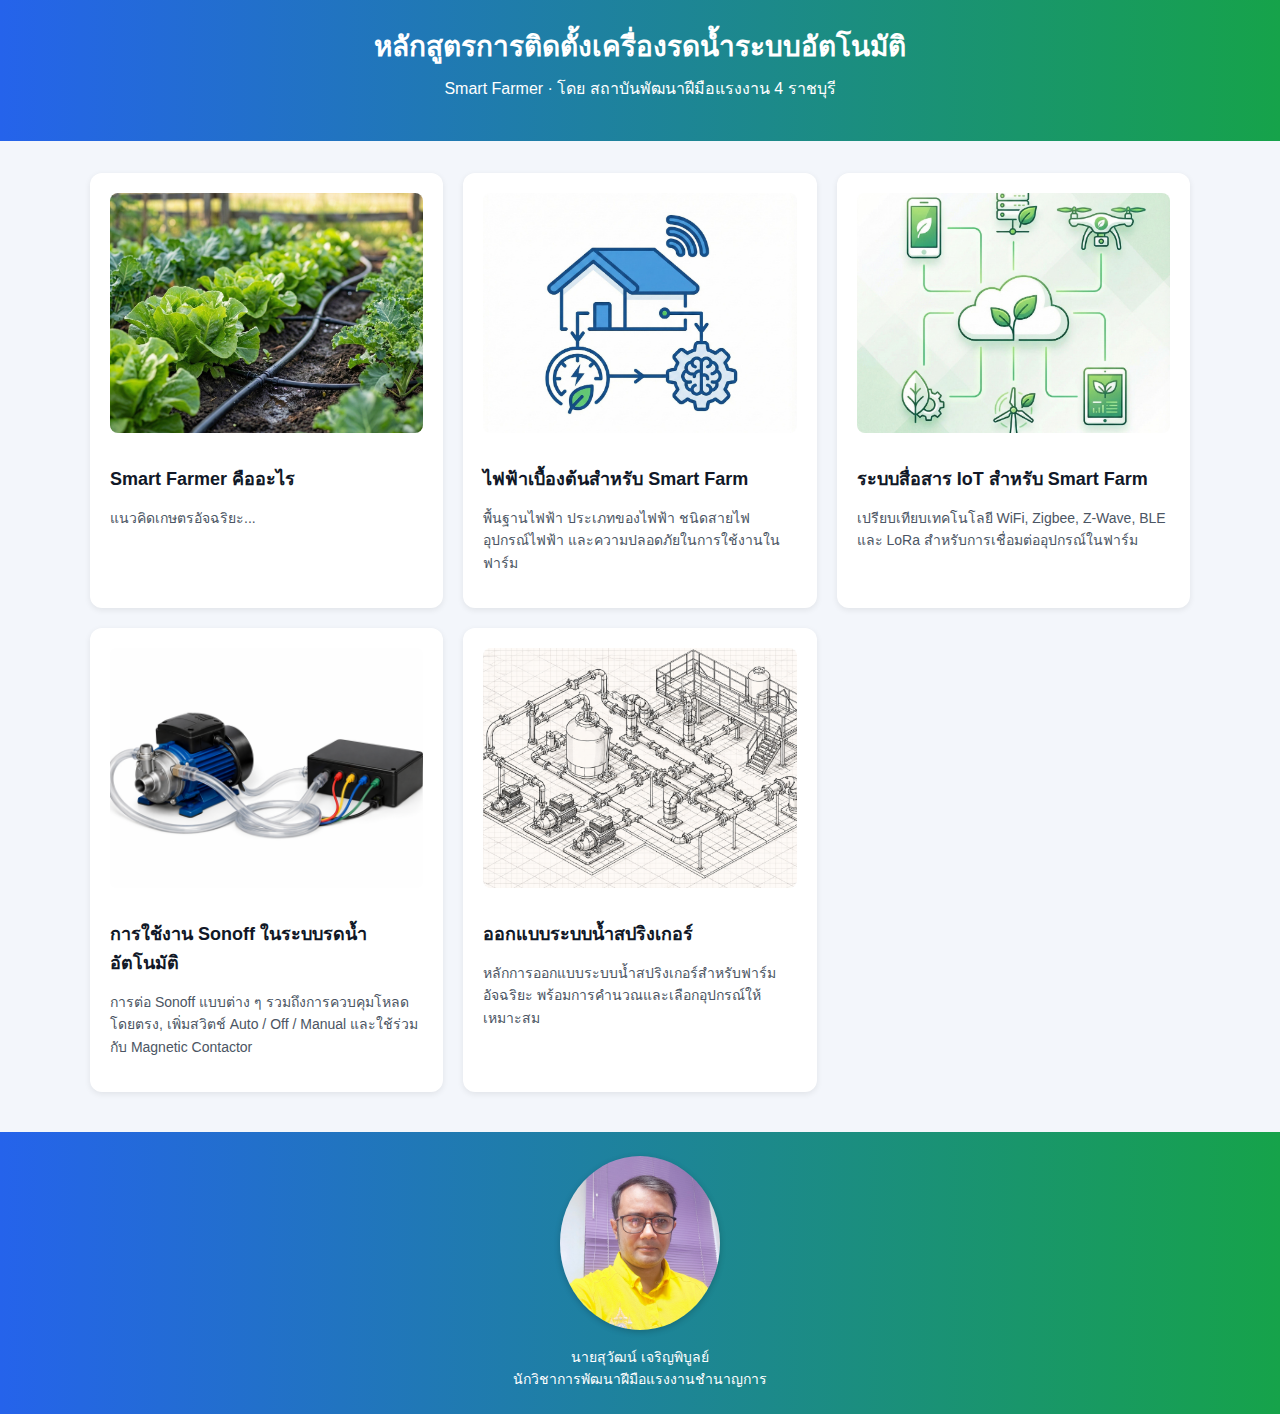
<file: index.html>
<!DOCTYPE html>
<html lang="th">
<head>
  <meta charset="UTF-8">
  <title>หลักสูตร Smart Farmer</title>
  <style>
    body {
      margin: 0;
      font-family: 'Segoe UI', sans-serif;
      background: #f3f6fb;
      color: #1f2937;
    }
    header {
      background: linear-gradient(90deg, #2563eb, #16a34a);
      color: white;
      padding: 24px;
      text-align: center;
    }
    header h1 {
      margin: 0;
      font-size: 28px;
    }
    header p {
      margin-top: 8px;
      font-size: 16px;
    }
    .container {
      max-width: 1100px;
      margin: 32px auto;
      padding: 0 16px;
    }
    .grid {
      display: grid;
      grid-template-columns: repeat(auto-fit, minmax(280px, 1fr));
      gap: 20px;
    }
    .card {
      background: white;
      border-radius: 12px;
      padding: 20px;
      box-shadow: 0 2px 6px rgba(0,0,0,0.08);
      cursor: pointer;
      transition: transform 0.2s, box-shadow 0.2s;
    }
    .card:hover {
      transform: translateY(-2px);
      box-shadow: 0 4px 12px rgba(0,0,0,0.12);
    }
    .card h2 {
      font-size: 18px;
      margin-bottom: 8px;
      color: #111827;
    }
    .card p {
      font-size: 14px;
      color: #4b5563;
      line-height: 1.6;
    }
    .footer {
      background: linear-gradient(90deg, #2563eb, #16a34a);
      color: white;
      text-align: center;
      padding: 24px 16px;
      margin-top: 40px;
    }
    .footer img {
      width: 160px;
      border-radius: 50%;
      box-shadow: 0 2px 6px rgba(0,0,0,0.2);
      margin-bottom: 12px;
    }
    .footer p {
      margin: 0;
      font-size: 14px;
    }
  </style>
</head>
<body>
  <header>
    <h1>หลักสูตรการติดตั้งเครื่องรดน้ำระบบอัตโนมัติ</h1>
    <p>Smart Farmer · โดย สถาบันพัฒนาฝีมือแรงงาน 4 ราชบุรี</p>
  </header>

  <div class="container">
    <div class="grid">
      <div class="card" onclick="location.href='smart-farmer.html'">
        <img src="smart-farmer.jpg" alt="Smart Farmer" style="width:100%; height:240px; object-fit:cover; border-radius:8px; margin-bottom:12px;">
        <h2>Smart Farmer คืออะไร</h2>
        <p>แนวคิดเกษตรอัจฉริยะ...</p>
</div>
      <div class="card" onclick="location.href='electric-basic.html'">
        <img src="electric-basic.jpg" alt="ไฟฟ้าเบื้องต้น" style="width:100%; height:240px; object-fit:cover; border-radius:8px; margin-bottom:12px;">
        <h2>ไฟฟ้าเบื้องต้นสำหรับ Smart Farm</h2>
        <p>พื้นฐานไฟฟ้า ประเภทของไฟฟ้า ชนิดสายไฟ อุปกรณ์ไฟฟ้า และความปลอดภัยในการใช้งานในฟาร์ม</p>
      </div>
      <div class="card" onclick="location.href='iot-communication.html'">
        <img src="iot-communication.jpg" alt="ระบบสื่อสาร IoT" style="width:100%; height:240px; object-fit:cover; border-radius:8px; margin-bottom:12px;">
        <h2>ระบบสื่อสาร IoT สำหรับ Smart Farm</h2>
        <p>เปรียบเทียบเทคโนโลยี WiFi, Zigbee, Z-Wave, BLE และ LoRa สำหรับการเชื่อมต่ออุปกรณ์ในฟาร์ม</p>
      </div>
      <div class="card" onclick="location.href='sonoff-system.html'">
        <img src="sonoff-system.png" alt="Sonoff" style="width:100%; height:240px; object-fit:cover; border-radius:8px; margin-bottom:12px;">
        <h2>การใช้งาน Sonoff ในระบบรดน้ำอัตโนมัติ</h2>
        <p>การต่อ Sonoff แบบต่าง ๆ รวมถึงการควบคุมโหลดโดยตรง, เพิ่มสวิตช์ Auto / Off / Manual และใช้ร่วมกับ Magnetic Contactor</p>
      </div>
      <div class="card" onclick="location.href='sprinkler-design.html'">
        <img src="sprinkler-design.png" alt="ระบบน้ำสปริงเกอร์" style="width:100%; height:240px; object-fit:cover; border-radius:8px; margin-bottom:12px;">
        <h2>ออกแบบระบบน้ำสปริงเกอร์</h2>
        <p>หลักการออกแบบระบบน้ำสปริงเกอร์สำหรับฟาร์มอัจฉริยะ พร้อมการคำนวณและเลือกอุปกรณ์ให้เหมาะสม</p>
      </div>
    </div>
  </div>

  <div class="footer">
    <img src="profile.jpg" alt="รูปสุวัฒน์">
    <p>นายสุวัฒน์ เจริญพิบูลย์<br>นักวิชาการพัฒนาฝีมือแรงงานชำนาญการ</p>
  </div>
</body>
</html>
</file>
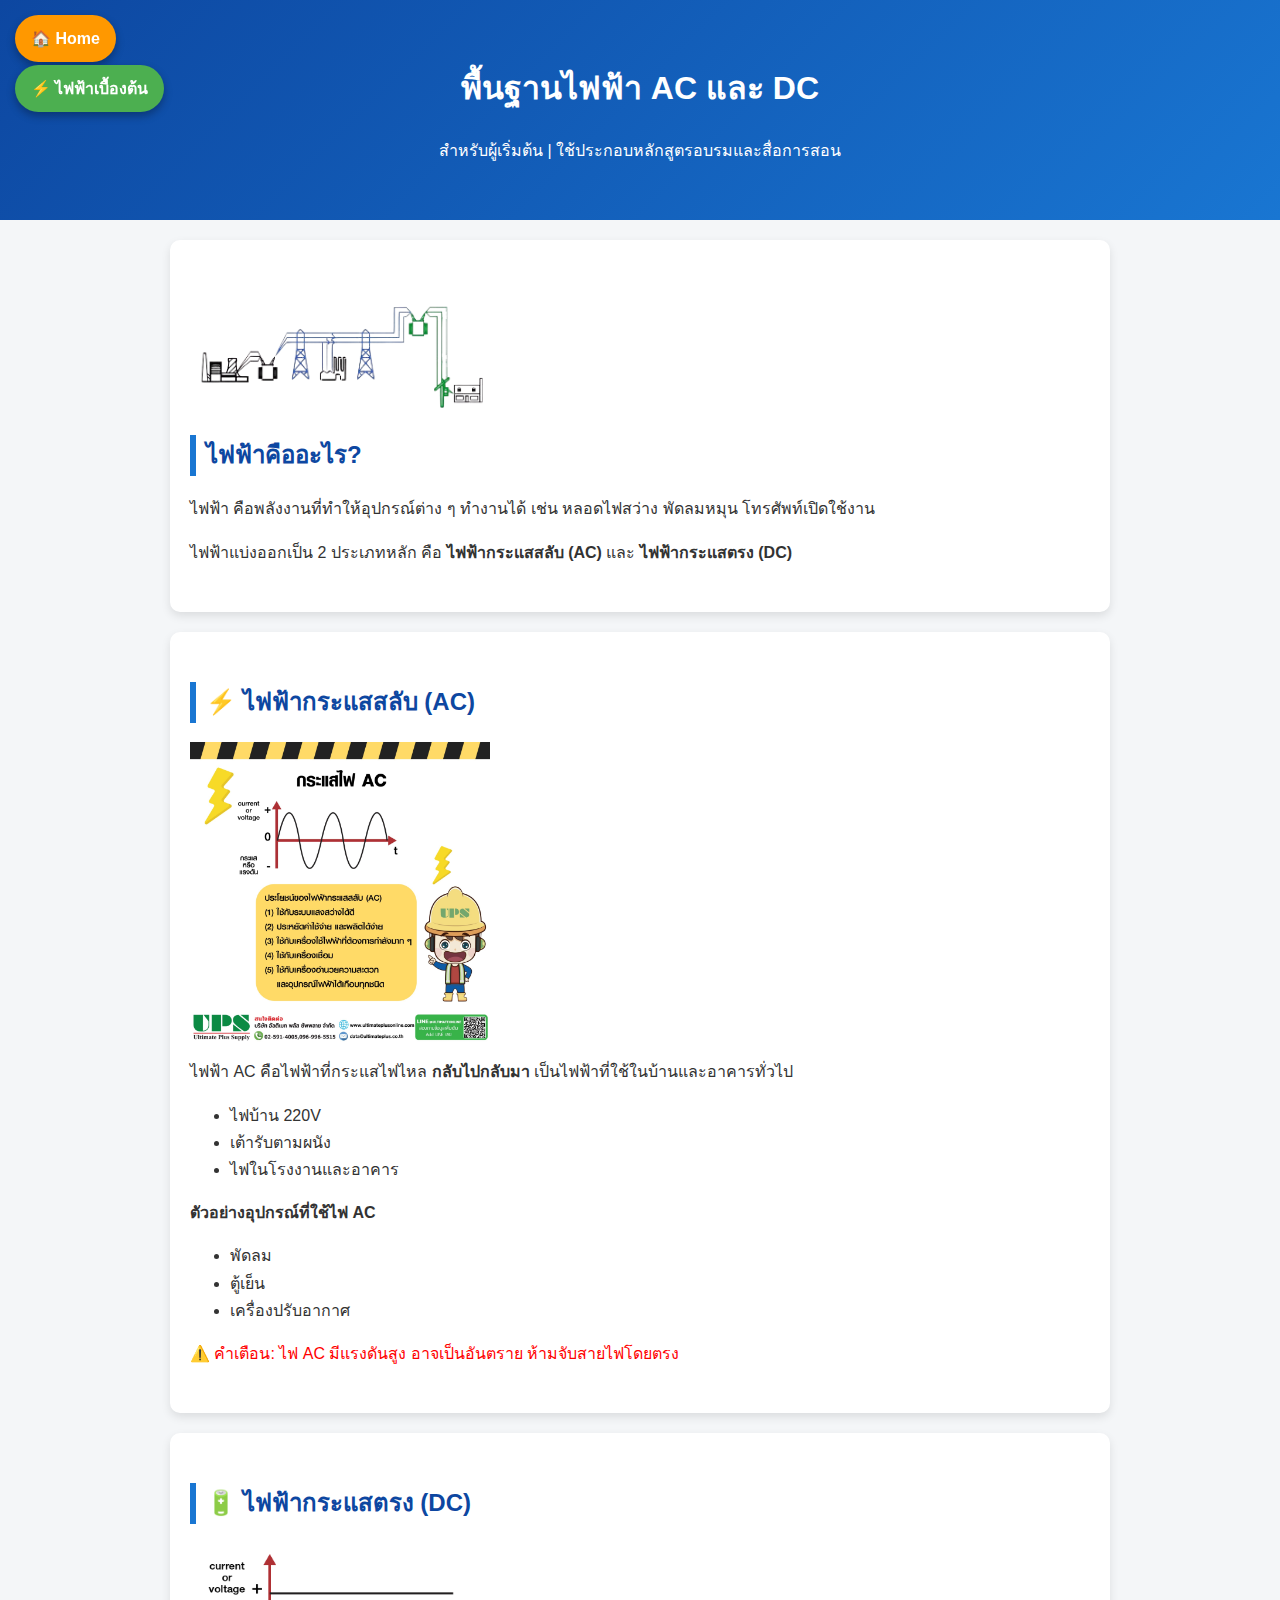
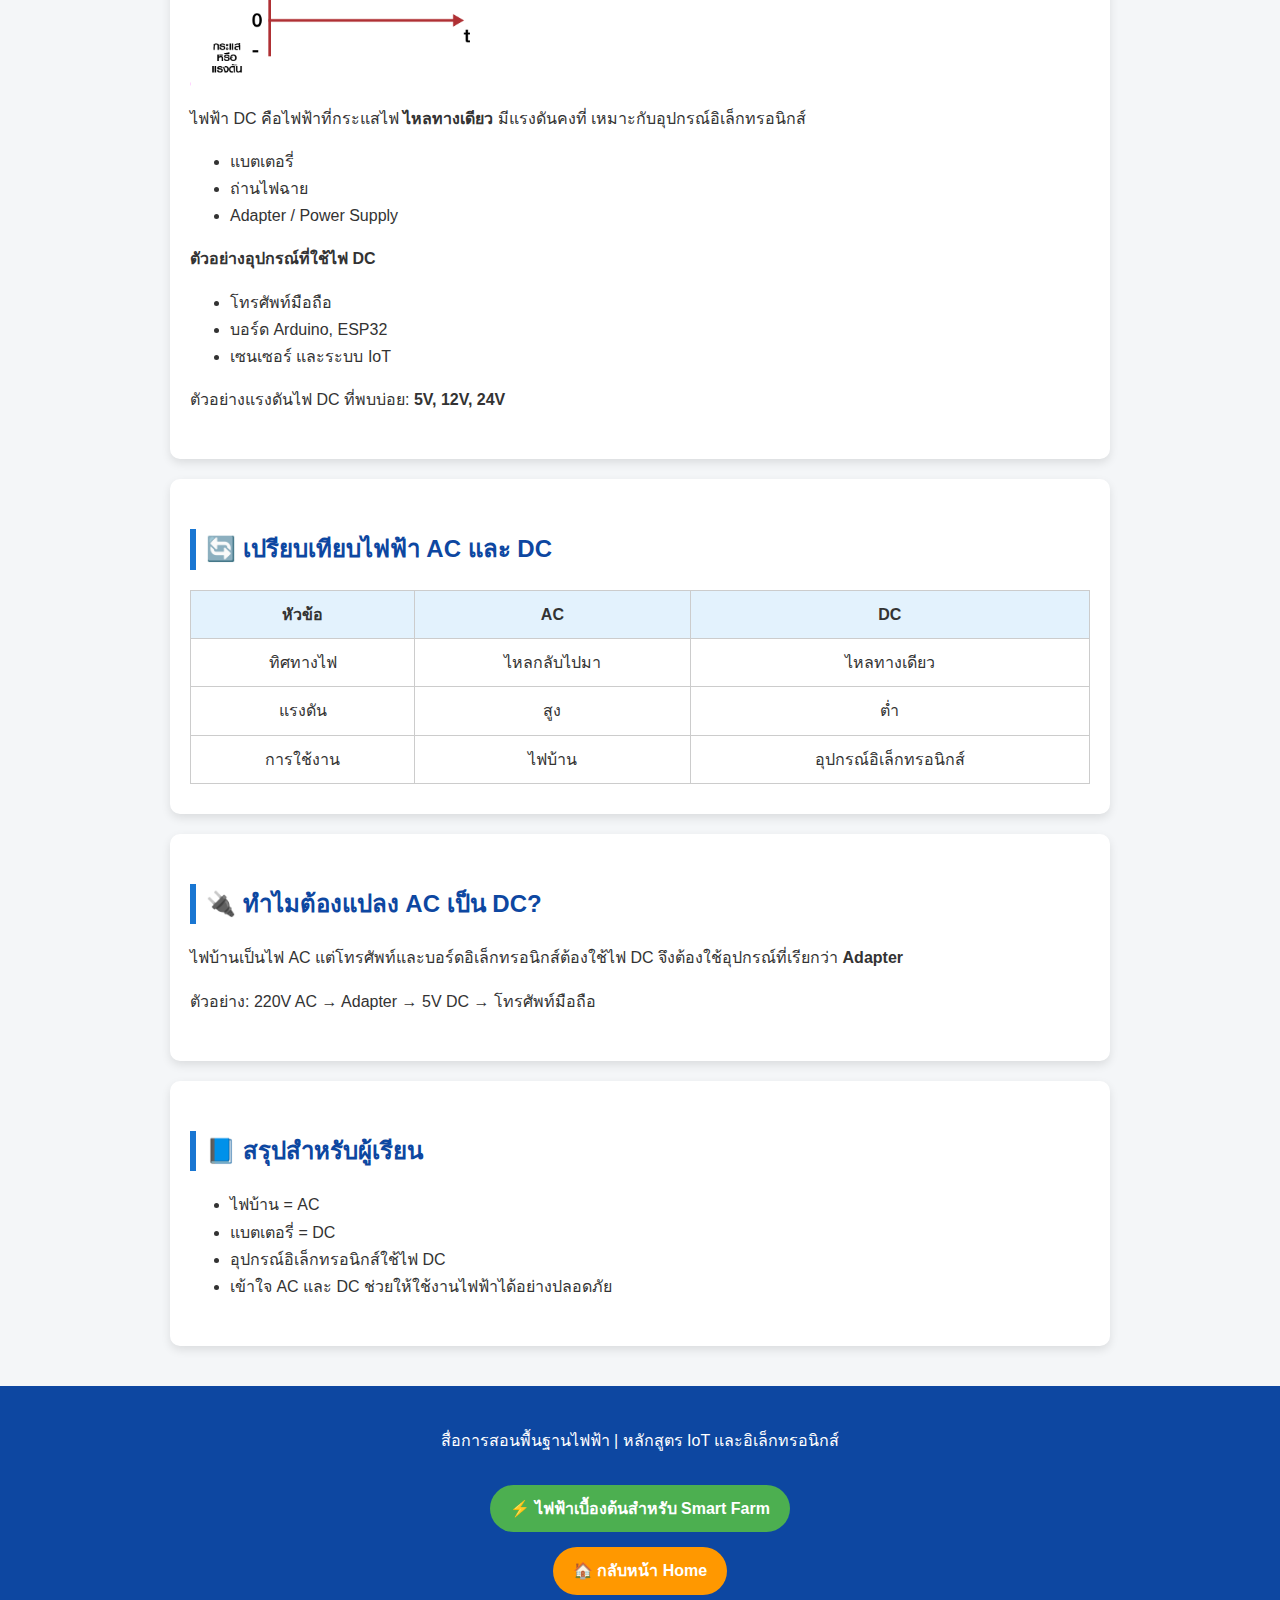
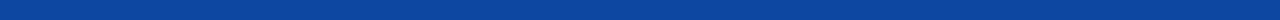
<file: ACDC.html>
<!DOCTYPE html>
<html lang="th">
<head>
<meta charset="UTF-8">
<meta name="viewport" content="width=device-width, initial-scale=1.0">
<title>พื้นฐานไฟฟ้า AC และ DC</title>

<style>
body{
    font-family: "Segoe UI", Tahoma, sans-serif;
    margin: 0;
    background-color: #f4f6f8;
    line-height: 1.7;
    color: #333;
}

header{
    background: linear-gradient(135deg,#0d47a1,#1976d2);
    color: white;
    padding: 40px 20px;
    text-align: center;
}

section{
    max-width: 900px;
    margin: auto;
    padding: 30px 20px;
    background: white;
    margin-top: 20px;
    border-radius: 10px;
    box-shadow: 0 4px 10px rgba(0,0,0,0.1);
}

h2{
    color: #0d47a1;
    border-left: 6px solid #1976d2;
    padding-left: 10px;
}

table{
    width: 100%;
    border-collapse: collapse;
    margin-top: 15px;
}

table th, table td{
    border: 1px solid #ccc;
    padding: 10px;
    text-align: center;
}

table th{
    background-color: #e3f2fd;
}

footer{
    background-color: #0d47a1;
    color: white;
    text-align: center;
    padding: 25px 15px;
    margin-top: 40px;
}

/* ปุ่ม Home มุมบนซ้าย (ติดหน้าจอ) */
.home-fixed{
    position: fixed;
    top: 15px;
    left: 15px;
    background-color: #ff9800;
    color: white;
    padding: 10px 16px;
    border-radius: 30px;
    text-decoration: none;
    font-weight: bold;
    box-shadow: 0 4px 8px rgba(0,0,0,0.3);
    z-index: 999;
}

.home-fixed:hover{
    background-color: #f57c00;
}

/* ปุ่มไฟฟ้าเบื้องต้น (ติดหน้าจอ) */
.electric-fixed{
    position: fixed;
    top: 65px; /* อยู่ใต้ปุ่ม Home */
    left: 15px;
    background-color: #4caf50;
    color: white;
    padding: 10px 16px;
    border-radius: 30px;
    text-decoration: none;
    font-weight: bold;
    box-shadow: 0 4px 8px rgba(0,0,0,0.3);
    z-index: 999;
}

.electric-fixed:hover{
    background-color: #388e3c;
}

/* ปุ่ม Home ใน Footer */
.footer-home{
    display: inline-block;
    margin-top: 15px;
    background-color: #ff9800;
    color: white;
    padding: 10px 20px;
    border-radius: 25px;
    text-decoration: none;
    font-weight: bold;
}

/* ปุ่มใน Footer */
.footer-electric{
    display: inline-block;
    margin-top: 15px;
    background-color: #4caf50;
    color: white;
    padding: 10px 20px;
    border-radius: 25px;
    text-decoration: none;
    font-weight: bold;
}
</style>
</head>

<body>

<!-- ปุ่ม Home มุมบนซ้าย -->
<a href="index.html" class="home-fixed">🏠 Home</a>

<!-- ปุ่มไฟฟ้าเบื้องต้น มุมบนซ้าย -->
<a href="https://suwatjara-svg.github.io/Iot-smart-farm/electric-basic.html" class="electric-fixed">⚡ ไฟฟ้าเบื้องต้น</a>

<header>
    <h1>พื้นฐานไฟฟ้า AC และ DC</h1>
    <p>สำหรับผู้เริ่มต้น | ใช้ประกอบหลักสูตรอบรมและสื่อการสอน</p>
</header>

<section>
    <img src="power-transmission.png" alt="ระบบส่งกำลังไฟฟ้า" style="max-width: 300px; display: block; margin: 10px 0;">

    <h2>ไฟฟ้าคืออะไร?</h2>     

    <p>
        ไฟฟ้า คือพลังงานที่ทำให้อุปกรณ์ต่าง ๆ ทำงานได้  
        เช่น หลอดไฟสว่าง พัดลมหมุน โทรศัพท์เปิดใช้งาน
    </p>
    <p>
        ไฟฟ้าแบ่งออกเป็น 2 ประเภทหลัก คือ  
        <b>ไฟฟ้ากระแสสลับ (AC)</b> และ <b>ไฟฟ้ากระแสตรง (DC)</b>
    </p>
</section>

<section>
    <h2>⚡ ไฟฟ้ากระแสสลับ (AC)</h2>

    <img src="AC.jpeg" alt="ไฟฟ้า AC" style="max-width: 300px; display: block; margin: 10px 0;">

    <p>
        ไฟฟ้า AC คือไฟฟ้าที่กระแสไฟไหล <b>กลับไปกลับมา</b>  
        เป็นไฟฟ้าที่ใช้ในบ้านและอาคารทั่วไป
    </p>

    <ul>
        <li>ไฟบ้าน 220V</li>
        <li>เต้ารับตามผนัง</li>
        <li>ไฟในโรงงานและอาคาร</li>
    </ul>

    <p><b>ตัวอย่างอุปกรณ์ที่ใช้ไฟ AC</b></p>
    <ul>
        <li>พัดลม</li>
        <li>ตู้เย็น</li>
        <li>เครื่องปรับอากาศ</li>
    </ul>

    <p style="color:red;">
        ⚠️ คำเตือน: ไฟ AC มีแรงดันสูง อาจเป็นอันตราย ห้ามจับสายไฟโดยตรง
    </p>
</section>

<section>
    <h2>🔋 ไฟฟ้ากระแสตรง (DC)</h2>

    <img src="DC.png" alt="ไฟฟ้า DC" style="max-width: 300px; display: block; margin: 10px 0;">

    <p>
        ไฟฟ้า DC คือไฟฟ้าที่กระแสไฟ <b>ไหลทางเดียว</b>  
        มีแรงดันคงที่ เหมาะกับอุปกรณ์อิเล็กทรอนิกส์
    </p>

    <ul>
        <li>แบตเตอรี่</li>
        <li>ถ่านไฟฉาย</li>
        <li>Adapter / Power Supply</li>
    </ul>

    <p><b>ตัวอย่างอุปกรณ์ที่ใช้ไฟ DC</b></p>
    <ul>
        <li>โทรศัพท์มือถือ</li>
        <li>บอร์ด Arduino, ESP32</li>
        <li>เซนเซอร์ และระบบ IoT</li>
    </ul>

    <p>
        ตัวอย่างแรงดันไฟ DC ที่พบบ่อย:  
        <b>5V, 12V, 24V</b>
    </p>
</section>

<section>
    <h2>🔄 เปรียบเทียบไฟฟ้า AC และ DC</h2>
    <table>
        <tr>
            <th>หัวข้อ</th>
            <th>AC</th>
            <th>DC</th>
        </tr>
        <tr>
            <td>ทิศทางไฟ</td>
            <td>ไหลกลับไปมา</td>
            <td>ไหลทางเดียว</td>
        </tr>
        <tr>
            <td>แรงดัน</td>
            <td>สูง</td>
            <td>ต่ำ</td>
        </tr>
        <tr>
            <td>การใช้งาน</td>
            <td>ไฟบ้าน</td>
            <td>อุปกรณ์อิเล็กทรอนิกส์</td>
        </tr>
    </table>
</section>

<section>
    <h2>🔌 ทำไมต้องแปลง AC เป็น DC?</h2>
    <p>
        ไฟบ้านเป็นไฟ AC แต่โทรศัพท์และบอร์ดอิเล็กทรอนิกส์ต้องใช้ไฟ DC  
        จึงต้องใช้อุปกรณ์ที่เรียกว่า <b>Adapter</b>
    </p>
    <p>
        ตัวอย่าง:  
        220V AC → Adapter → 5V DC → โทรศัพท์มือถือ
    </p>
</section>

<section>
    <h2>📘 สรุปสำหรับผู้เรียน</h2>
    <ul>
        <li>ไฟบ้าน = AC</li>
        <li>แบตเตอรี่ = DC</li>
        <li>อุปกรณ์อิเล็กทรอนิกส์ใช้ไฟ DC</li>
        <li>เข้าใจ AC และ DC ช่วยให้ใช้งานไฟฟ้าได้อย่างปลอดภัย</li>
    </ul>
</section>

<footer>
    <p>สื่อการสอนพื้นฐานไฟฟ้า | หลักสูตร IoT และอิเล็กทรอนิกส์</p>

    <!-- ปุ่มกลับหน้าไฟฟ้าเบื้องต้น -->
    <a href="https://suwatjara-svg.github.io/Iot-smart-farm/electric-basic.html" class="footer-electric">
        ⚡ ไฟฟ้าเบื้องต้นสำหรับ Smart Farm
    </a>

    <br>

    <!-- ปุ่มกลับหน้า Home -->
    <a href="index.html" class="footer-home">🏠 กลับหน้า Home</a>
</footer>

</body>
</html>
</file>
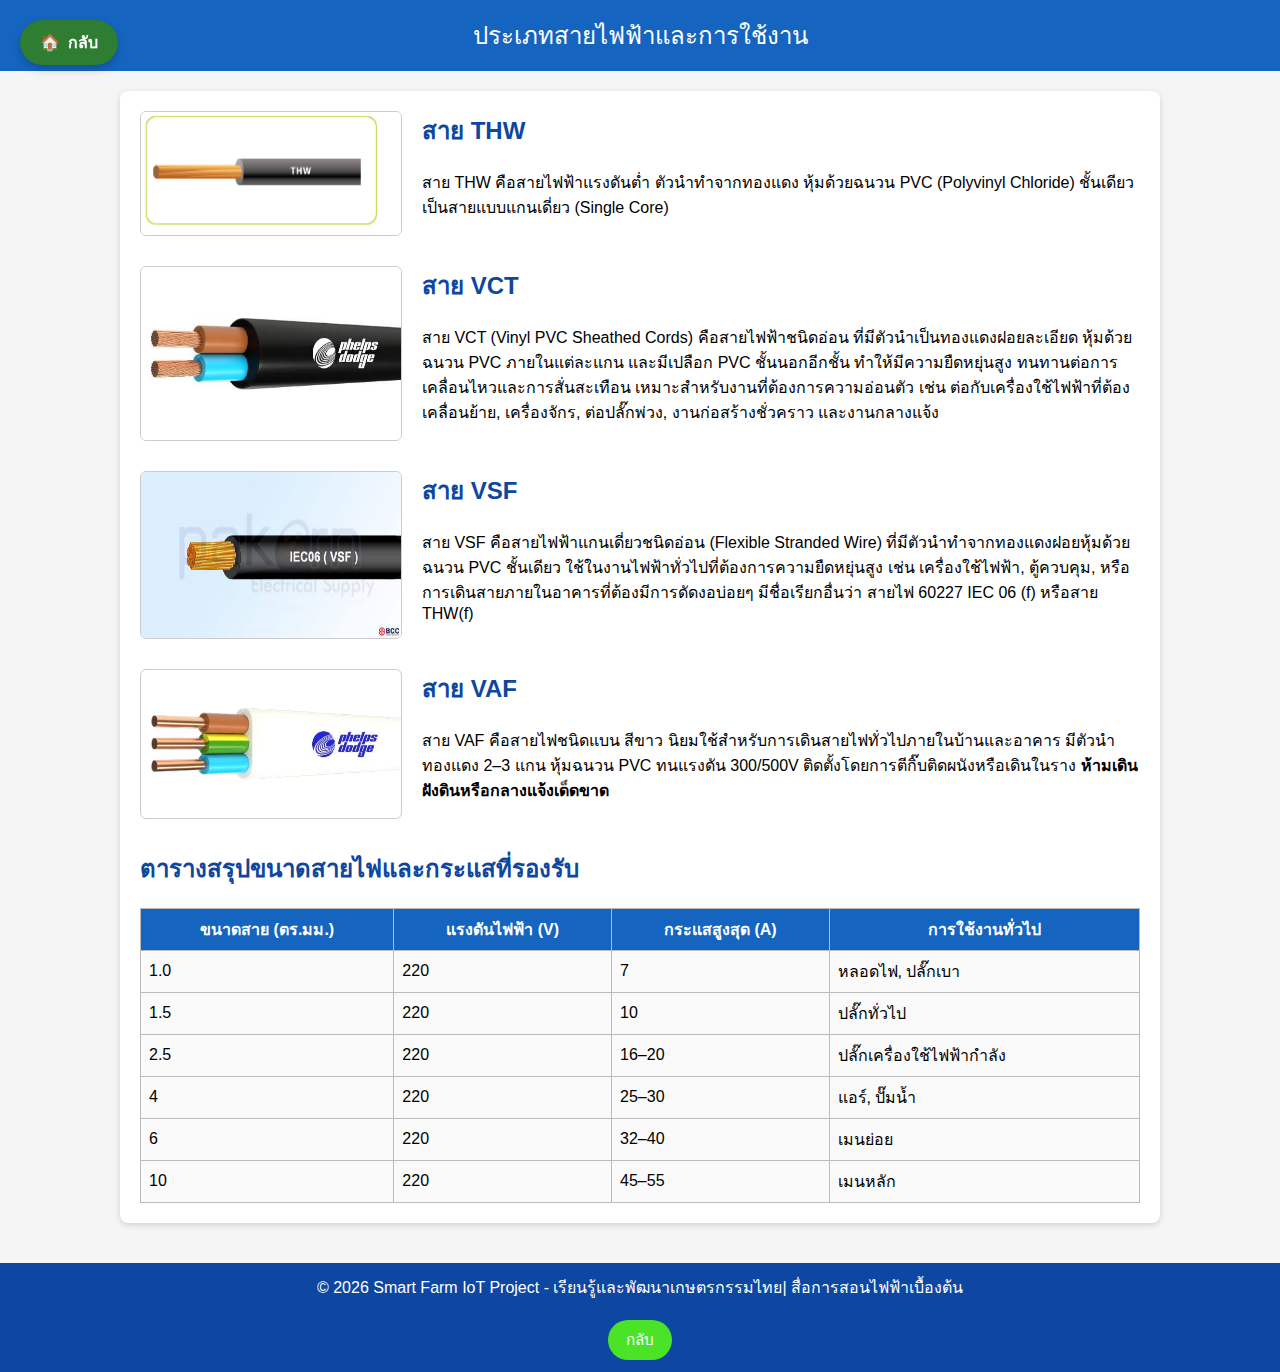
<file: cable.html>
<!DOCTYPE html>
<html lang="th">
<head>
<meta charset="UTF-8">
<title>ประเภทสายไฟ</title>
<style>
    body {
        margin: 0;
        font-family: "Segoe UI", sans-serif;
        background: #f5f5f5;
    }

    header {
        background: #1565c0;
        color: white;
        padding: 16px;
        text-align: center;
        font-size: 1.5rem;
    }

    main {
        max-width: 1000px;
        margin: 20px auto;
        background: white;
        padding: 20px;
        border-radius: 8px;
        box-shadow: 0 2px 6px rgba(0,0,0,0.15);
    }

    .row {
        display: flex;
        gap: 20px;
        margin-bottom: 30px;
        flex-wrap: wrap;
    }

    .row img {
        width: 260px;
        border-radius: 6px;
        border: 1px solid #ccc;
    }

    .text {
        flex: 1;
        min-width: 260px;
    }

    h2 {
        color: #0d47a1;
        margin-top: 0;
    }

    table {
        width: 100%;
        border-collapse: collapse;
        margin-top: 20px;
    }

    table, th, td {
        border: 1px solid #bbb;
    }

    th {
        background: #1565c0;
        color: white;
        padding: 8px;
    }

    td {
        padding: 8px;
        background: #fafafa;
    }

    footer {
        background: #0d47a1;
        color: white;
        text-align: center;
        padding: 12px;
        margin-top: 40px;
    }
     /* ปุ่ม Home ลอยตัวมุมซ้ายบน */
        .nav-home {
            position: fixed;
            top: 20px;
            left: 20px;
            z-index: 1000;
        }
    .btn-home-fixed {
            background-color: #2E7D32;
            color: white;
            padding: 10px 20px;
            text-decoration: none;
            border-radius: 25px;
            font-weight: bold;
            box-shadow: 0 4px 10px rgba(0,0,0,0.2);
            transition: all 0.3s;
            display: flex;
            align-items: center;
            gap: 8px;
        }
      .back-btn button {
            background: #4ae328;
            color: #fff;
            border: none;
            padding: 8px 18px;
            border-radius: 20px;
            cursor: pointer;
            font-size: 0.95rem;
        }
      .btn-home-fixed:hover {
            background-color: #1B5E20;
            transform: scale(1.05);
        }  
    .back-btn {
            margin-top: 20px;
            text-align: center;
        }  
</style>
</head>
<body>

<nav class="nav-home">
    <a href="electric-basic.html" class="btn-home-fixed">
        <span>🏠</span> กลับ
    </a>
</nav>

<header>ประเภทสายไฟฟ้าและการใช้งาน</header>

<main>

    <!-- THW -->
    <div class="row">
        <img src="images/THW.jpg" alt="สาย THW">
        <div class="text">
            <h2>สาย THW</h2>
            <p>
                สาย THW คือสายไฟฟ้าแรงดันต่ำ ตัวนำทำจากทองแดง 
                หุ้มด้วยฉนวน PVC (Polyvinyl Chloride) ชั้นเดียว 
                เป็นสายแบบแกนเดี่ยว (Single Core)
            </p>
        </div>
    </div>

    <!-- VCT -->
    <div class="row">
        <img src="images/VCT.jpeg" alt="สาย VCT">
        <div class="text">
            <h2>สาย VCT</h2>
            <p>
                สาย VCT (Vinyl PVC Sheathed Cords) คือสายไฟฟ้าชนิดอ่อน 
                ที่มีตัวนำเป็นทองแดงฝอยละเอียด หุ้มด้วยฉนวน PVC ภายในแต่ละแกน 
                และมีเปลือก PVC ชั้นนอกอีกชั้น ทำให้มีความยืดหยุ่นสูง 
                ทนทานต่อการเคลื่อนไหวและการสั่นสะเทือน เหมาะสำหรับงานที่ต้องการความอ่อนตัว 
                เช่น ต่อกับเครื่องใช้ไฟฟ้าที่ต้องเคลื่อนย้าย, เครื่องจักร, ต่อปลั๊กพ่วง, 
                งานก่อสร้างชั่วคราว และงานกลางแจ้ง
            </p>
        </div>
    </div>

    <!-- VSF -->
    <div class="row">
        <img src="images/vsf.jpeg" alt="สาย VSF">
        <div class="text">
            <h2>สาย VSF</h2>
            <p>
                สาย VSF คือสายไฟฟ้าแกนเดี่ยวชนิดอ่อน (Flexible Stranded Wire) 
                ที่มีตัวนำทำจากทองแดงฝอยหุ้มด้วยฉนวน PVC ชั้นเดียว 
                ใช้ในงานไฟฟ้าทั่วไปที่ต้องการความยืดหยุ่นสูง เช่น เครื่องใช้ไฟฟ้า, ตู้ควบคุม, 
                หรือการเดินสายภายในอาคารที่ต้องมีการดัดงอบ่อยๆ 
                มีชื่อเรียกอื่นว่า สายไฟ 60227 IEC 06 (f) หรือสาย THW(f)
            </p>
        </div>
    </div>

    <!-- VAF -->
    <div class="row">
        <img src="images/vaf.png" alt="สาย VAF">
        <div class="text">
            <h2>สาย VAF</h2>
            <p>
                สาย VAF คือสายไฟชนิดแบน สีขาว นิยมใช้สำหรับการเดินสายไฟทั่วไปภายในบ้านและอาคาร 
                มีตัวนำทองแดง 2–3 แกน หุ้มฉนวน PVC ทนแรงดัน 300/500V 
                ติดตั้งโดยการตีกิ๊บติดผนังหรือเดินในราง 
                <b>ห้ามเดินฝังดินหรือกลางแจ้งเด็ดขาด</b>
            </p>
        </div>
    </div>

    <!-- ตารางสรุป -->
    <h2>ตารางสรุปขนาดสายไฟและกระแสที่รองรับ</h2>

    <table>
        <tr>
            <th>ขนาดสาย (ตร.มม.)</th>
            <th>แรงดันไฟฟ้า (V)</th>
            <th>กระแสสูงสุด (A)</th>
            <th>การใช้งานทั่วไป</th>
        </tr>
        <tr>
            <td>1.0</td>
            <td>220</td>
            <td>7</td>
            <td>หลอดไฟ, ปลั๊กเบา</td>
        </tr>
        <tr>
            <td>1.5</td>
            <td>220</td>
            <td>10</td>
            <td>ปลั๊กทั่วไป</td>
        </tr>
        <tr>
            <td>2.5</td>
            <td>220</td>
            <td>16–20</td>
            <td>ปลั๊กเครื่องใช้ไฟฟ้ากำลัง</td>
        </tr>
        <tr>
            <td>4</td>
            <td>220</td>
            <td>25–30</td>
            <td>แอร์, ปั๊มน้ำ</td>
        </tr>
        <tr>
            <td>6</td>
            <td>220</td>
            <td>32–40</td>
            <td>เมนย่อย</td>
        </tr>
        <tr>
            <td>10</td>
            <td>220</td>
            <td>45–55</td>
            <td>เมนหลัก</td>
        </tr>
    </table>

</main>
</body>
<footer>
  © 2026 Smart Farm IoT Project - เรียนรู้และพัฒนาเกษตรกรรมไทย| สื่อการสอนไฟฟ้าเบื้องต้น
<a href="electric-basic.html" style="text-decoration: none; color: inherit;">
    <div class="back-btn">
        <button onclick="history.back()">กลับ</button>
    </div>
</a>
</footer>
</html>
</file>
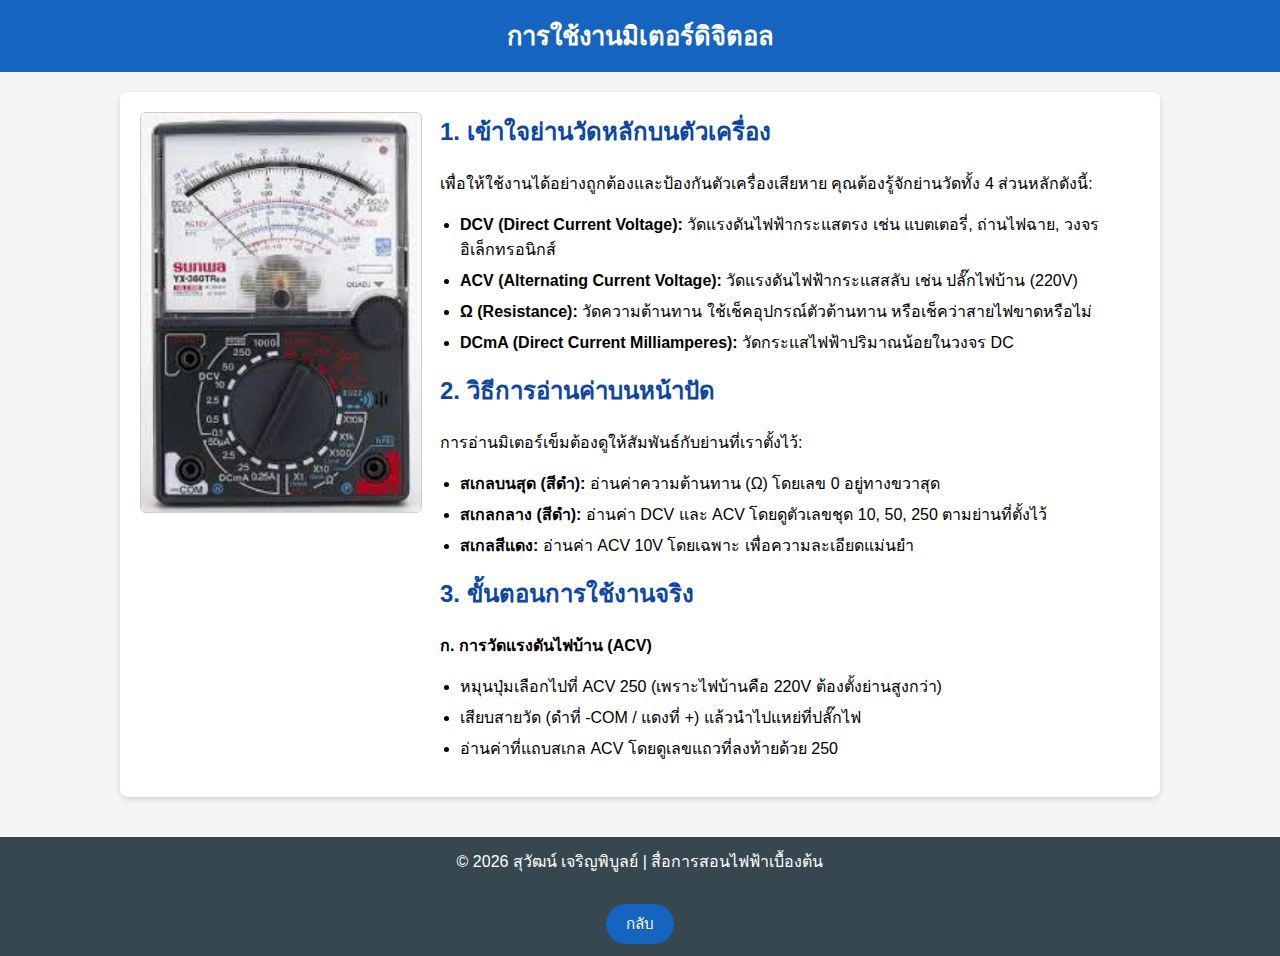
<file: clamp_meter.html>
<!DOCTYPE html>
<html lang="th">
<head>
  <meta charset="UTF-8">
  <title>การใช้งานมิเตอร์ดิจิตอล</title>
  <style>
    body {
      margin: 0;
      font-family: "Segoe UI", sans-serif;
      background: #f5f5f5;
    }

    header {
      background-color: #1565c0;
      color: white;
      padding: 16px 20px;
      text-align: center;
    }

    header h1 {
      margin: 0;
      font-size: 1.6rem;
    }

    main {
      max-width: 1000px;
      margin: 20px auto;
      background: white;
      padding: 20px;
      box-shadow: 0 2px 6px rgba(0,0,0,0.15);
      border-radius: 8px;
    }

    .content-wrapper {
      display: flex;
      flex-wrap: wrap;
      gap: 20px;
    }

    .image-col {
      flex: 0 0 280px;
      max-width: 280px;
    }

    .image-col img {
      width: 100%;
      height: auto;
      border-radius: 6px;
      border: 1px solid #ccc;
    }

    .text-col {
      flex: 1 1 0;
      min-width: 260px;
    }

    h2 {
      margin-top: 0;
      color: #0d47a1;
    }

    h3 {
      margin-bottom: 6px;
      color: #1565c0;
    }

    ul {
      padding-left: 20px;
      margin-top: 4px;
    }

    li {
      margin-bottom: 6px;
    }

    .back-btn {
      margin-top: 30px;
      text-align: center;
    }

    .back-btn button {
      background: #1565c0;
      color: white;
      border: none;
      padding: 8px 20px;
      border-radius: 20px;
      cursor: pointer;
      font-size: 0.95rem;
    }

    .back-btn button:hover {
      background: #0d47a1;
    }

    footer {
      background-color: #37474f;
      color: white;
      text-align: center;
      padding: 12px;
      margin-top: 40px;
    }

    @media (max-width: 700px) {
      .content-wrapper {
        flex-direction: column;
      }
      .image-col, .text-col {
        max-width: 100%;
      }
    }
  </style>
</head>
<body>

<header>
  <h1>การใช้งานมิเตอร์ดิจิตอล</h1>
</header>

<main>
  <div class="content-wrapper">
    <div class="image-col">
      <img src="images/meter_analog.jpeg" alt="มิเตอร์ดิจิตอล">
    </div>

    <div class="text-col">
      <h2>1. เข้าใจย่านวัดหลักบนตัวเครื่อง</h2>
      <p>เพื่อให้ใช้งานได้อย่างถูกต้องและป้องกันตัวเครื่องเสียหาย คุณต้องรู้จักย่านวัดทั้ง 4 ส่วนหลักดังนี้:</p>
      <ul>
        <li><b>DCV (Direct Current Voltage):</b> วัดแรงดันไฟฟ้ากระแสตรง เช่น แบตเตอรี่, ถ่านไฟฉาย, วงจรอิเล็กทรอนิกส์</li>
        <li><b>ACV (Alternating Current Voltage):</b> วัดแรงดันไฟฟ้ากระแสสลับ เช่น ปลั๊กไฟบ้าน (220V)</li>
        <li><b>Ω (Resistance):</b> วัดความต้านทาน ใช้เช็คอุปกรณ์ตัวต้านทาน หรือเช็คว่าสายไฟขาดหรือไม่</li>
        <li><b>DCmA (Direct Current Milliamperes):</b> วัดกระแสไฟฟ้าปริมาณน้อยในวงจร DC</li>
      </ul>

      <h2>2. วิธีการอ่านค่าบนหน้าปัด</h2>
      <p>การอ่านมิเตอร์เข็มต้องดูให้สัมพันธ์กับย่านที่เราตั้งไว้:</p>
      <ul>
        <li><b>สเกลบนสุด (สีดำ):</b> อ่านค่าความต้านทาน (Ω) โดยเลข 0 อยู่ทางขวาสุด</li>
        <li><b>สเกลกลาง (สีดำ):</b> อ่านค่า DCV และ ACV โดยดูตัวเลขชุด 10, 50, 250 ตามย่านที่ตั้งไว้</li>
        <li><b>สเกลสีแดง:</b> อ่านค่า ACV 10V โดยเฉพาะ เพื่อความละเอียดแม่นยำ</li>
      </ul>

      <h2>3. ขั้นตอนการใช้งานจริง</h2>
      <p><b>ก. การวัดแรงดันไฟบ้าน (ACV)</b></p>
      <ul>
        <li>หมุนปุ่มเลือกไปที่ ACV 250 (เพราะไฟบ้านคือ 220V ต้องตั้งย่านสูงกว่า)</li>
        <li>เสียบสายวัด (ดำที่ -COM / แดงที่ +) แล้วนำไปแหย่ที่ปลั๊กไฟ</li>
        <li>อ่านค่าที่แถบสเกล ACV โดยดูเลขแถวที่ลงท้ายด้วย 250</li>
      </ul>
    </div>
  </div>  
</main>
</body>
<footer>
  © 2026 สุวัฒน์ เจริญพิบูลย์ | สื่อการสอนไฟฟ้าเบื้องต้น
<a href="electric-basic.html" style="text-decoration: none; color: inherit;">
    <div class="back-btn">
        <button onclick="history.back()">กลับ</button>
    </div>
</a>
</footer>
</html>
</file>
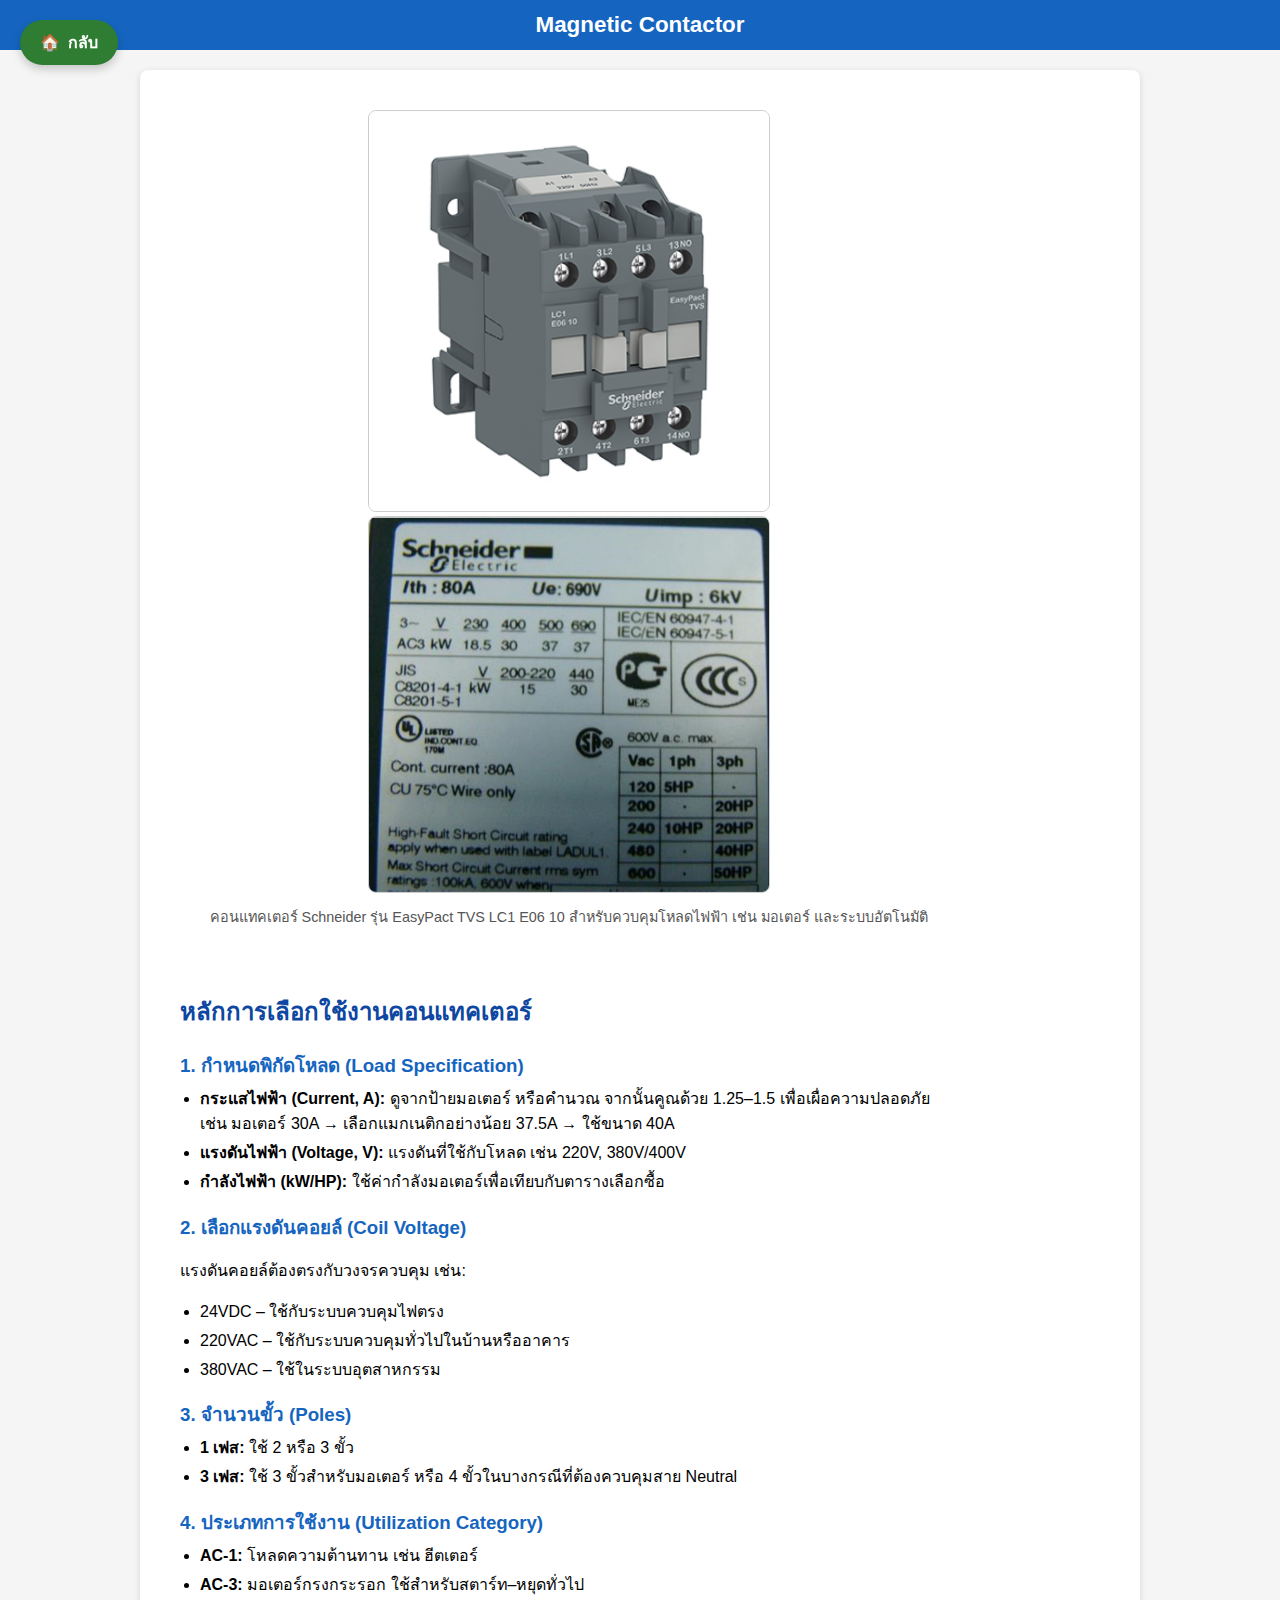
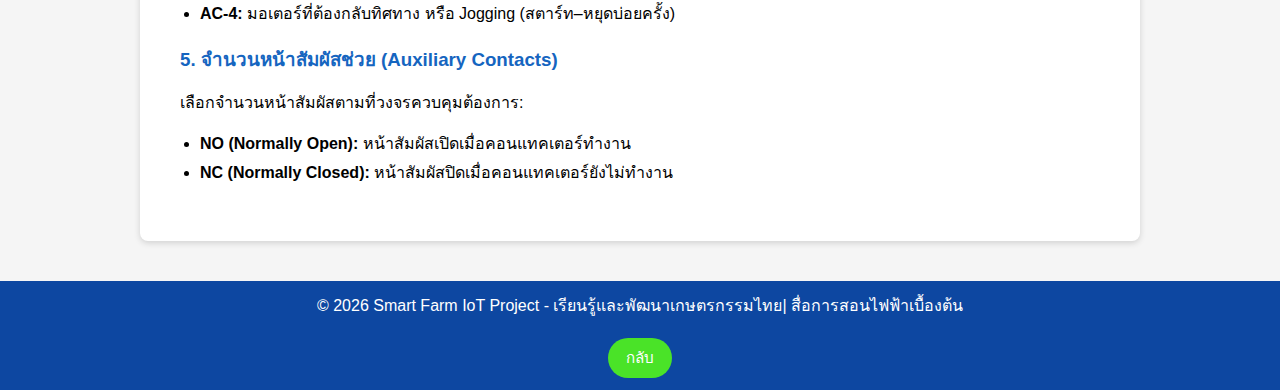
<file: Magnetic Contactor.html>
<!DOCTYPE html>
<html lang="th">
<head>
    <meta charset="UTF-8">
    <title>การใช้งานมิเตอร์ดิจิตอล</title>
    <style>
        body {
            font-family: "Segoe UI", Tahoma, sans-serif;
            margin: 0;
            padding: 0;
            background: #f5f5f5;
        }
        header {
            background: #1565c0;
            color: #fff;
            padding: 12px 20px;
            text-align: center;
        }
        header h1 {
            margin: 0;
            font-size: 1.4rem;
        }
        main {
            max-width: 960px;
            margin: 20px auto;
            background: #fff;
            padding: 20px;
            box-shadow: 0 2px 6px rgba(0,0,0,0.15);
            border-radius: 8px;
        }
        footer {
      background-color: #0d47a1;
      color: white;
      text-align: center;
      padding: 12px;
      margin-top: 40px;
    }
        .content-wrapper {
            display: flex;
            flex-wrap: wrap;
            gap: 20px;
        }
        .image-col {
            flex: 0 0 260px;
            max-width: 260px;
        }
        .image-col img {
            width: 100%;
            height: auto;
            border-radius: 6px;
            border: 1px solid #ddd;
        }
        .text-col {
            flex: 1 1 0;
            min-width: 260px;
        }
        h2 {
            margin-top: 0;
            color: #0d47a1;
        }
        h3 {
            margin-bottom: 6px;
            color: #1565c0;
        }
        ul {
            margin-top: 4px;
            padding-left: 20px;
        }
        li {
            margin-bottom: 4px;
        }
        .back-btn {
            margin-top: 20px;
            text-align: center;
        }
        .back-btn button {
            background: #4ae328;
            color: #fff;
            border: none;
            padding: 8px 18px;
            border-radius: 20px;
            cursor: pointer;
            font-size: 0.95rem;
        }
         .btn-home-fixed {
            background-color: #2E7D32;
            color: white;
            padding: 10px 20px;
            text-decoration: none;
            border-radius: 25px;
            font-weight: bold;
            box-shadow: 0 4px 10px rgba(0,0,0,0.2);
            transition: all 0.3s;
            display: flex;
            align-items: center;
            gap: 8px;
        }

        .btn-home-fixed:hover {
            background-color: #1B5E20;
            transform: scale(1.05);
        }
        /* ปุ่ม Home ลอยตัวมุมซ้ายบน */
        .nav-home {
            position: fixed;
            top: 20px;
            left: 20px;
            z-index: 1000;
        }
        .back-btn button:hover {
            background: #33ad1d;
        }
        @media (max-width: 700px) {
            .content-wrapper {
                flex-direction: column;
            }
            .image-col, .text-col {
                max-width: 100%;
            }
        }
    </style>
</head>
<body>

<nav class="nav-home">
    <a href="electric-basic.html" class="btn-home-fixed">
        <span>🏠</span> กลับ
    </a>
</nav>

<header>
    <h1>Magnetic Contactor</h1>
</header>

<main>
  <div class="content-wrapper" style="max-width: 1000px; margin: auto; padding: 20px;">
    
    <!-- ภาพคอนแทคเตอร์เต็มจอ -->
    <div style="text-align: center;">
      <img src="images/Magnetic Contactor.jpg" alt="คอนแทคเตอร์ Schneider LC1 E06 10" style="width: 100%; max-width: 400px; border-radius: 8px; border: 1px solid #ccc;">
     <img src="images/magnetic contactor name plate.png" alt="คอนแทคเตอร์ Schneider LC1 E06 10" style="width: 100%; max-width: 400px; border-radius: 8px; border: 1px solid #ccc;">
       <p style="font-size: 0.9rem; color: #555; margin-top: 8px;">
        คอนแทคเตอร์ Schneider รุ่น EasyPact TVS LC1 E06 10 สำหรับควบคุมโหลดไฟฟ้า เช่น มอเตอร์ และระบบอัตโนมัติ
      </p>
    </div>

    <!-- เนื้อหาหลัก -->
    <div style="margin-top: 30px;">
      <h2 style="color: #0d47a1;">หลักการเลือกใช้งานคอนแทคเตอร์</h2>

      <h3>1. กำหนดพิกัดโหลด (Load Specification)</h3>
      <ul>
        <li><b>กระแสไฟฟ้า (Current, A):</b> ดูจากป้ายมอเตอร์ หรือคำนวณ จากนั้นคูณด้วย 1.25–1.5 เพื่อเผื่อความปลอดภัย<br>
        เช่น มอเตอร์ 30A → เลือกแมกเนติกอย่างน้อย 37.5A → ใช้ขนาด 40A</li>
        <li><b>แรงดันไฟฟ้า (Voltage, V):</b> แรงดันที่ใช้กับโหลด เช่น 220V, 380V/400V</li>
        <li><b>กำลังไฟฟ้า (kW/HP):</b> ใช้ค่ากำลังมอเตอร์เพื่อเทียบกับตารางเลือกซื้อ</li>
      </ul>

      <h3>2. เลือกแรงดันคอยล์ (Coil Voltage)</h3>
      <p>แรงดันคอยล์ต้องตรงกับวงจรควบคุม เช่น:</p>
      <ul>
        <li>24VDC – ใช้กับระบบควบคุมไฟตรง</li>
        <li>220VAC – ใช้กับระบบควบคุมทั่วไปในบ้านหรืออาคาร</li>
        <li>380VAC – ใช้ในระบบอุตสาหกรรม</li>
      </ul>

      <h3>3. จำนวนขั้ว (Poles)</h3>
      <ul>
        <li><b>1 เฟส:</b> ใช้ 2 หรือ 3 ขั้ว</li>
        <li><b>3 เฟส:</b> ใช้ 3 ขั้วสำหรับมอเตอร์ หรือ 4 ขั้วในบางกรณีที่ต้องควบคุมสาย Neutral</li>
      </ul>

      <h3>4. ประเภทการใช้งาน (Utilization Category)</h3>
      <ul>
        <li><b>AC-1:</b> โหลดความต้านทาน เช่น ฮีตเตอร์</li>
        <li><b>AC-3:</b> มอเตอร์กรงกระรอก ใช้สำหรับสตาร์ท–หยุดทั่วไป</li>
        <li><b>AC-4:</b> มอเตอร์ที่ต้องกลับทิศทาง หรือ Jogging (สตาร์ท–หยุดบ่อยครั้ง)</li>
      </ul>

      <h3>5. จำนวนหน้าสัมผัสช่วย (Auxiliary Contacts)</h3>
      <p>เลือกจำนวนหน้าสัมผัสตามที่วงจรควบคุมต้องการ:</p>
      <ul>
        <li><b>NO (Normally Open):</b> หน้าสัมผัสเปิดเมื่อคอนแทคเตอร์ทำงาน</li>
        <li><b>NC (Normally Closed):</b> หน้าสัมผัสปิดเมื่อคอนแทคเตอร์ยังไม่ทำงาน</li>
      </ul>
    </div>
  </div>
</main>

</body>
<footer>
  © 2026 Smart Farm IoT Project - เรียนรู้และพัฒนาเกษตรกรรมไทย| สื่อการสอนไฟฟ้าเบื้องต้น
<a href="electric-basic.html" style="text-decoration: none; color: inherit;">
    <div class="back-btn">
        <button onclick="history.back()">กลับ</button>
    </div>
</a>
</footer>
</html>
</file>
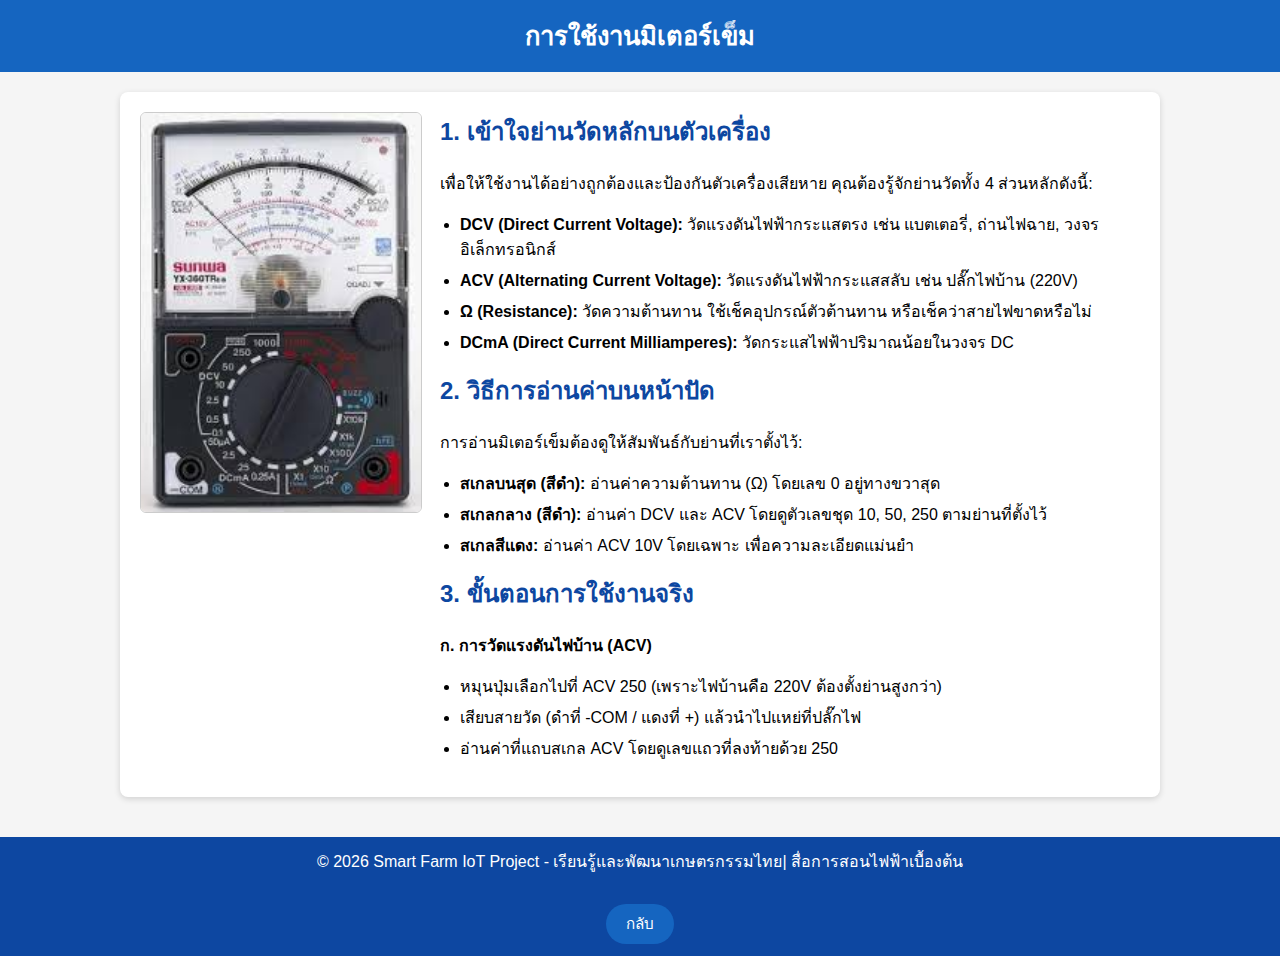
<file: meter_analog.html>
<!DOCTYPE html>
<html lang="th">
<head>
  <meta charset="UTF-8">
  <title>การใช้งานมิเตอร์ดิจิตอล</title>
  <style>
    body {
      margin: 0;
      font-family: "Segoe UI", sans-serif;
      background: #f5f5f5;
    }

    header {
      background-color: #1565c0;
      color: white;
      padding: 16px 20px;
      text-align: center;
    }

    header h1 {
      margin: 0;
      font-size: 1.6rem;
    }

    main {
      max-width: 1000px;
      margin: 20px auto;
      background: white;
      padding: 20px;
      box-shadow: 0 2px 6px rgba(0,0,0,0.15);
      border-radius: 8px;
    }

    .content-wrapper {
      display: flex;
      flex-wrap: wrap;
      gap: 20px;
    }

    .image-col {
      flex: 0 0 280px;
      max-width: 280px;
    }

    .image-col img {
      width: 100%;
      height: auto;
      border-radius: 6px;
      border: 1px solid #ccc;
    }

    .text-col {
      flex: 1 1 0;
      min-width: 260px;
    }

    h2 {
      margin-top: 0;
      color: #0d47a1;
    }

    h3 {
      margin-bottom: 6px;
      color: #1565c0;
    }

    ul {
      padding-left: 20px;
      margin-top: 4px;
    }

    li {
      margin-bottom: 6px;
    }

    .back-btn {
      margin-top: 30px;
      text-align: center;
    }

    .back-btn button {
      background: #1565c0;
      color: white;
      border: none;
      padding: 8px 20px;
      border-radius: 20px;
      cursor: pointer;
      font-size: 0.95rem;
    }

    .back-btn button:hover {
      background: #4aab1d;
    }

    footer {
      background-color: #0d47a1;
      color: white;
      text-align: center;
      padding: 12px;
      margin-top: 40px;
    }

    @media (max-width: 700px) {
      .content-wrapper {
        flex-direction: column;
      }
      .image-col, .text-col {
        max-width: 100%;
      }
    }
  </style>
</head>
<body>

<header>
  <h1>การใช้งานมิเตอร์เข็ม</h1>
</header>

<main>
  <div class="content-wrapper">
    <div class="image-col">
      <img src="images/meter_analog.jpeg" alt="มิเตอร์ดิจิตอล">
    </div>

    <div class="text-col">
      <h2>1. เข้าใจย่านวัดหลักบนตัวเครื่อง</h2>
      <p>เพื่อให้ใช้งานได้อย่างถูกต้องและป้องกันตัวเครื่องเสียหาย คุณต้องรู้จักย่านวัดทั้ง 4 ส่วนหลักดังนี้:</p>
      <ul>
        <li><b>DCV (Direct Current Voltage):</b> วัดแรงดันไฟฟ้ากระแสตรง เช่น แบตเตอรี่, ถ่านไฟฉาย, วงจรอิเล็กทรอนิกส์</li>
        <li><b>ACV (Alternating Current Voltage):</b> วัดแรงดันไฟฟ้ากระแสสลับ เช่น ปลั๊กไฟบ้าน (220V)</li>
        <li><b>Ω (Resistance):</b> วัดความต้านทาน ใช้เช็คอุปกรณ์ตัวต้านทาน หรือเช็คว่าสายไฟขาดหรือไม่</li>
        <li><b>DCmA (Direct Current Milliamperes):</b> วัดกระแสไฟฟ้าปริมาณน้อยในวงจร DC</li>
      </ul>

      <h2>2. วิธีการอ่านค่าบนหน้าปัด</h2>
      <p>การอ่านมิเตอร์เข็มต้องดูให้สัมพันธ์กับย่านที่เราตั้งไว้:</p>
      <ul>
        <li><b>สเกลบนสุด (สีดำ):</b> อ่านค่าความต้านทาน (Ω) โดยเลข 0 อยู่ทางขวาสุด</li>
        <li><b>สเกลกลาง (สีดำ):</b> อ่านค่า DCV และ ACV โดยดูตัวเลขชุด 10, 50, 250 ตามย่านที่ตั้งไว้</li>
        <li><b>สเกลสีแดง:</b> อ่านค่า ACV 10V โดยเฉพาะ เพื่อความละเอียดแม่นยำ</li>
      </ul>

      <h2>3. ขั้นตอนการใช้งานจริง</h2>
      <p><b>ก. การวัดแรงดันไฟบ้าน (ACV)</b></p>
      <ul>
        <li>หมุนปุ่มเลือกไปที่ ACV 250 (เพราะไฟบ้านคือ 220V ต้องตั้งย่านสูงกว่า)</li>
        <li>เสียบสายวัด (ดำที่ -COM / แดงที่ +) แล้วนำไปแหย่ที่ปลั๊กไฟ</li>
        <li>อ่านค่าที่แถบสเกล ACV โดยดูเลขแถวที่ลงท้ายด้วย 250</li>
      </ul>
    </div>
  </div>  
</main>
</body>
<footer>
  © 2026 Smart Farm IoT Project - เรียนรู้และพัฒนาเกษตรกรรมไทย| สื่อการสอนไฟฟ้าเบื้องต้น
<a href="electric-basic.html" style="text-decoration: none; color: inherit;">
    <div class="back-btn">
        <button onclick="history.back()">กลับ</button>
    </div>
</a>
</footer>
</html>
</file>
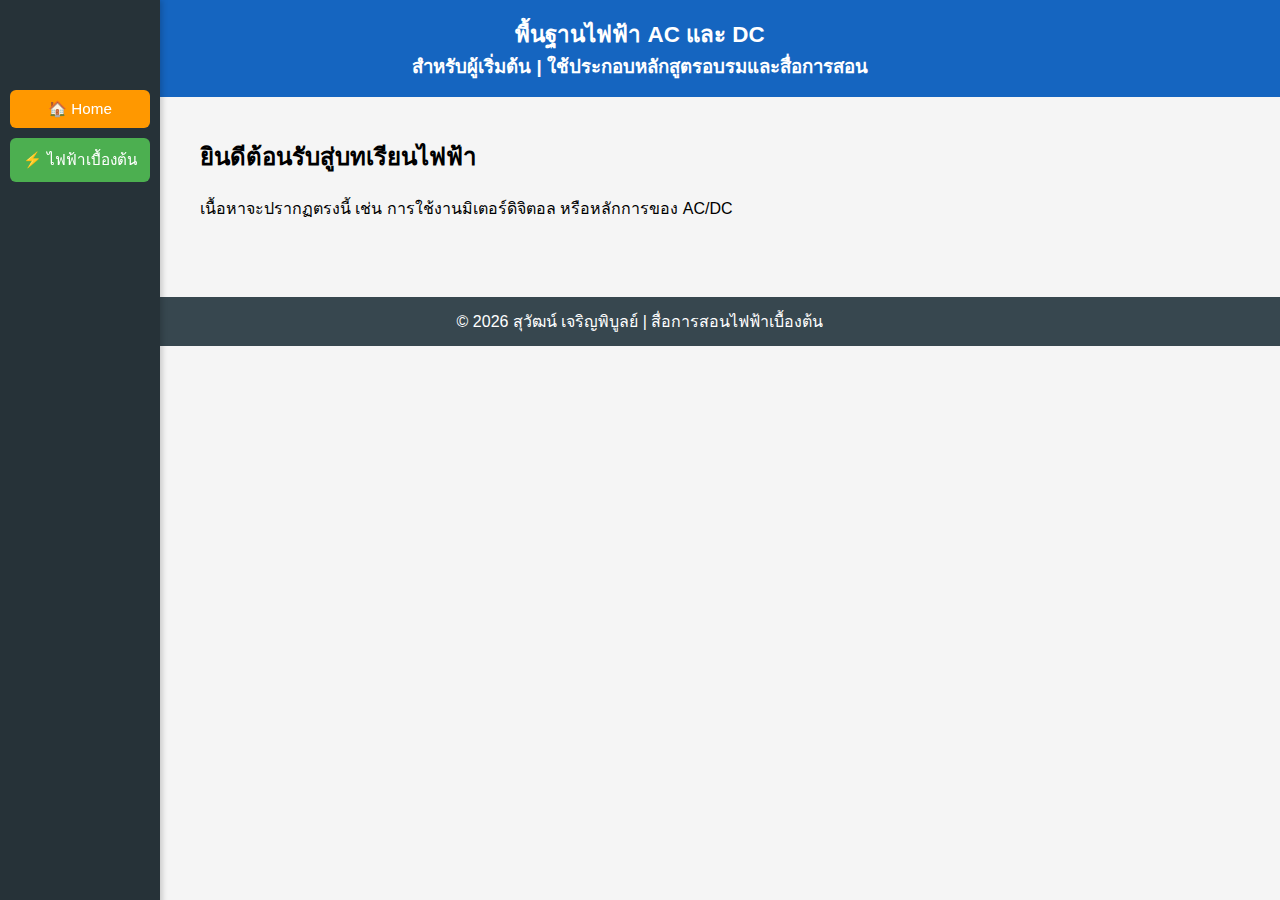
<file: meterdigitel.html>
<!DOCTYPE html>
<html lang="th">
<head>
  <meta charset="UTF-8">
  <title>พื้นฐานไฟฟ้า AC และ DC</title>
  <style>
    body {
      margin: 0;
      font-family: "Segoe UI", sans-serif;
      background: #f5f5f5;
    }

    /* แถบหัวด้านบน */
    header {
      background-color: #1565c0;
      color: white;
      padding: 16px 20px;
      text-align: center;
      position: relative;
    }

    header h1 {
      margin: 0;
      font-size: 1.4rem;
    }

    /* ปุ่มด้านซ้าย */
    .sidebar {
      position: fixed;
      top: 0;
      left: 0;
      width: 160px;
      height: 100%;
      background-color: #263238;
      padding-top: 80px;
      box-shadow: 2px 0 6px rgba(0,0,0,0.2);
    }

    .sidebar button {
      display: block;
      width: 140px;
      margin: 10px auto;
      padding: 10px;
      background-color: #ff9800;
      color: white;
      border: none;
      border-radius: 6px;
      font-size: 0.95rem;
      cursor: pointer;
    }

    .sidebar button:nth-child(2) {
      background-color: #4caf50;
    }

    main {
      margin-left: 180px;
      padding: 20px;
      max-width: 900px;
    }

    footer {
      background-color: #37474f;
      color: white;
      text-align: center;
      padding: 12px;
      margin-top: 40px;
    }

    @media (max-width: 700px) {
      .sidebar {
        position: static;
        width: 100%;
        height: auto;
        display: flex;
        justify-content: center;
        padding: 10px;
      }

      .sidebar button {
        margin: 5px;
      }

      main {
        margin-left: 0;
      }
    }
  </style>
</head>
<body>

  <header>
    <h1>พื้นฐานไฟฟ้า AC และ DC<br><small>สำหรับผู้เริ่มต้น | ใช้ประกอบหลักสูตรอบรมและสื่อการสอน</small></h1>
  </header>

  <div class="sidebar">
    <button onclick="location.href='index.html'">🏠 Home</button>
    <button onclick="location.href='basic-electric.html'">⚡ ไฟฟ้าเบื้องต้น</button>
  </div>

  <main>
    <h2>ยินดีต้อนรับสู่บทเรียนไฟฟ้า</h2>
    <p>เนื้อหาจะปรากฏตรงนี้ เช่น การใช้งานมิเตอร์ดิจิตอล หรือหลักการของ AC/DC</p>
  </main>

  <footer>
    © 2026 สุวัฒน์ เจริญพิบูลย์ | สื่อการสอนไฟฟ้าเบื้องต้น
  </footer>

</body>
</html>
</file>
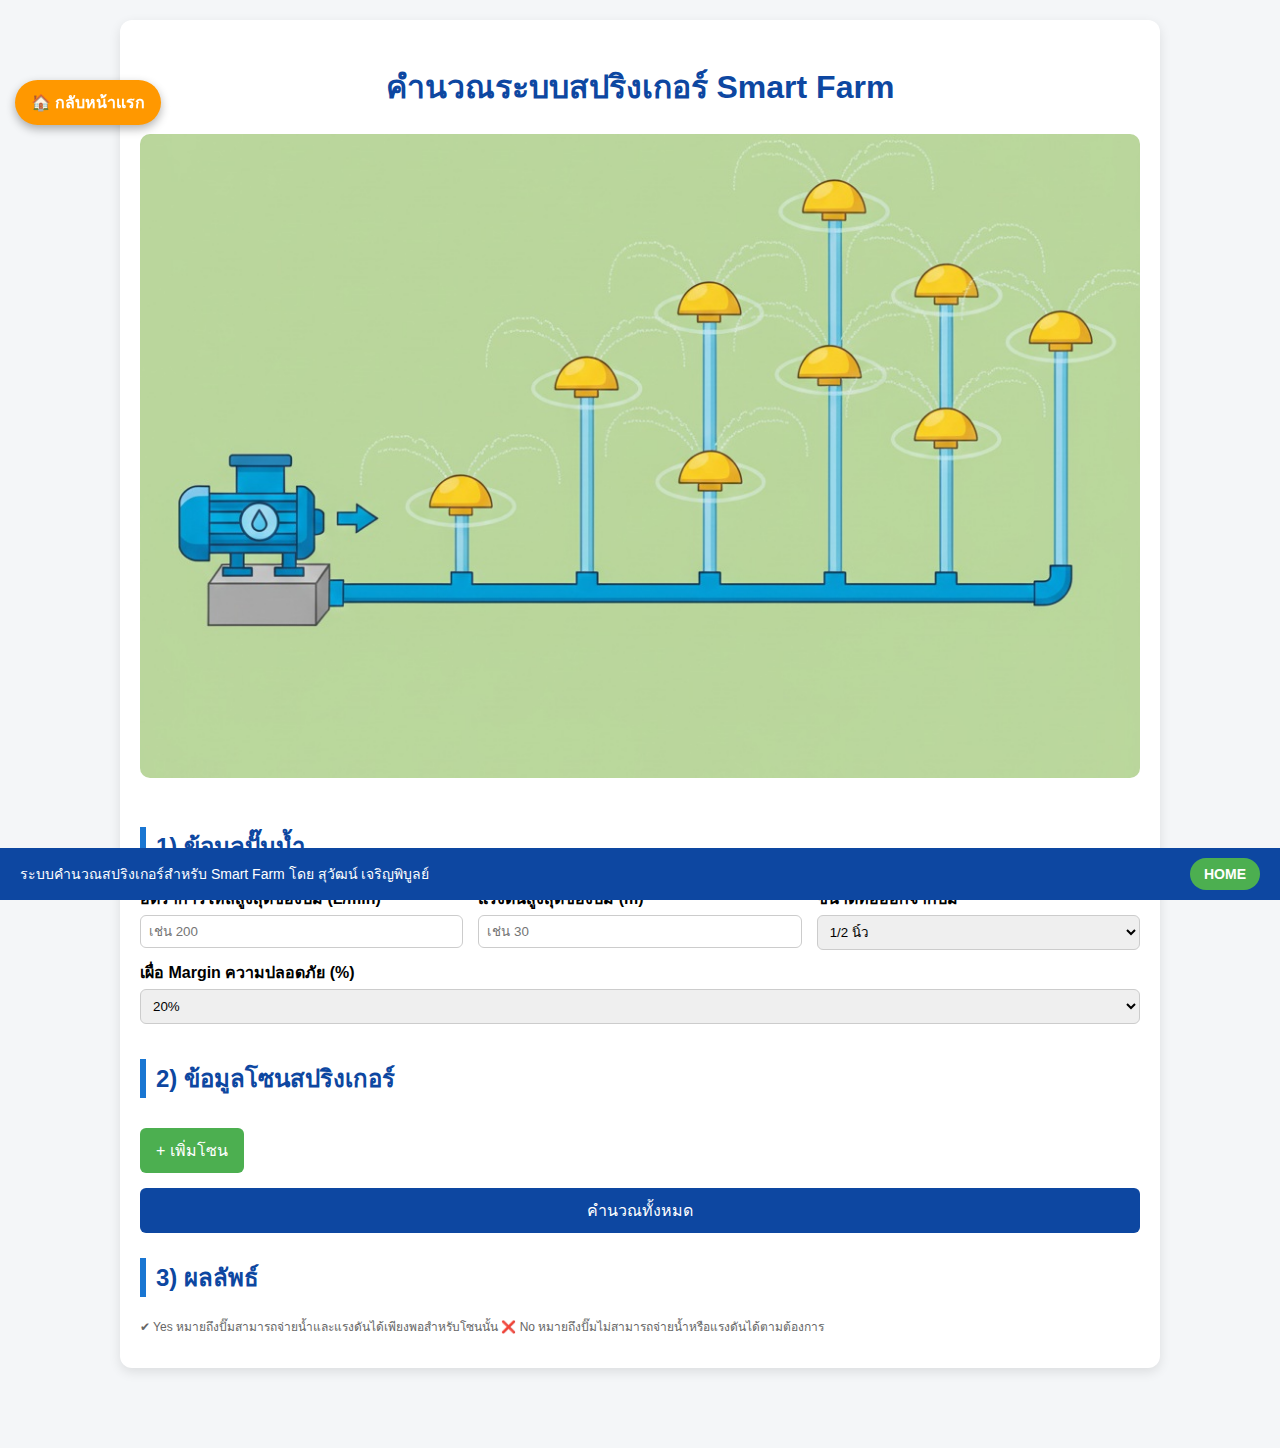
<file: sprinkler-design.html>
<!DOCTYPE html>
<html lang="th">
<head>
<meta charset="UTF-8">
<meta name="viewport" content="width=device-width, initial-scale=1.0">
<title>คำนวณระบบสปริงเกอร์ Smart Farm</title>

<style>
    body{
        font-family: "Sarabun","Segoe UI",Tahoma,sans-serif;
        background:#f4f6f8;
        margin:0;
        padding:0;
    }

    /* Floating Button */
    .floating-btn{
        position:fixed;
        top:80px;
        left:15px;
        background:#ff9800;
        color:white;
        padding:10px 16px;
        border-radius:30px;
        text-decoration:none;
        font-weight:bold;
        box-shadow:0 4px 10px rgba(0,0,0,0.3);
        z-index:999;
    }
    .floating-btn:hover{
        background:#f57c00;
    }

    .container{
        max-width:1000px;
        margin:auto;
        background:#fff;
        padding:20px;
        border-radius:12px;
        box-shadow:0 4px 12px rgba(0,0,0,0.1);
        margin-top:20px;
        margin-bottom:80px;
    }

    /* Header Image */
    .header-img{
        width:100%;
        border-radius:10px;
        margin-bottom:20px;
    }

    h1{
        text-align:center;
        color:#0d47a1;
    }
    h2{
        color:#0d47a1;
        border-left:6px solid #1976d2;
        padding-left:10px;
        margin-top:25px;
    }

    label{
        font-weight:bold;
    }
    input,select{
        width:100%;
        padding:8px;
        margin-top:4px;
        margin-bottom:10px;
        border-radius:6px;
        border:1px solid #ccc;
        box-sizing:border-box;
    }

    .row{
        display:flex;
        gap:15px;
    }
    .col{
        flex:1;
    }

    button{
        padding:10px 16px;
        border:none;
        border-radius:6px;
        cursor:pointer;
        font-size:16px;
    }
    #addZoneBtn{
        background:#4caf50;
        color:white;
        margin-top:10px;
    }
    #calcBtn{
        background:#0d47a1;
        color:white;
        width:100%;
        margin-top:15px;
    }

    /* Zone Card */
    .zone-card{
        border:1px solid #ddd;
        padding:10px;
        border-radius:8px;
        margin-top:10px;
        background:#fafafa;
    }

    /* Table */
    table{
        width:100%;
        border-collapse:collapse;
        margin-top:15px;
        font-size:14px;
    }
    th,td{
        border:1px solid #ccc;
        padding:6px 8px;
        text-align:center;
    }
    th{
        background:#e3f2fd;
    }
    tr:nth-child(even){
        background:#f9f9f9;
    }
    tr:hover{
        background:#e1f5fe;
    }

    .small{
        font-size:12px;
        color:#666;
    }

    /* Footer */
    footer {
    position: fixed;
    bottom: 0;
    left: 0;
    width: 100%;
    background: #0d47a1;
    color: white;
    padding: 10px 20px;
    display: flex;
    justify-content: space-between;
    align-items: center;
    flex-wrap: wrap;
    gap: 10px;
    font-size: 14px;
    box-sizing: border-box;
}

footer span {
    flex: 1;
    min-width: 200px;
}

footer a {
    background: #4caf50;
    padding: 8px 14px;
    border-radius: 20px;
    color: white;
    text-decoration: none;
    font-weight: bold;
    white-space: nowrap;
}

footer a:hover {
    background: #43a047;
}

@media (max-width: 600px) {
    footer {
        flex-direction: column;
        text-align: center;
    }
    footer span, footer a {
        width: 100%;
        max-width: 100%;
    }
}
</style>
</head>

<body>

<!-- Floating Button -->
<a href="index.html" class="floating-btn">🏠 กลับหน้าแรก</a>

<div class="container">

    <h1>คำนวณระบบสปริงเกอร์ Smart Farm</h1>

    <!-- Header Image -->
    <img src="rrigation-1866531_1280.jpg"
         alt="ระบบสปริงเกอร์ในฟาร์ม" class="header-img">    

    <!-- Pump Info -->
    <h2>1) ข้อมูลปั๊มน้ำ</h2>
    <div class="row">
        <div class="col">
            <label>อัตราการไหลสูงสุดของปั๊ม (L/min)</label>
            <input type="number" id="pumpFlowMax" placeholder="เช่น 200">
        </div>
        <div class="col">
            <label>แรงดันสูงสุดของปั๊ม (m)</label>
            <input type="number" id="pumpHeadMax" placeholder="เช่น 30">
        </div>
        <div class="col">
            <label>ขนาดท่อออกจากปั๊ม</label>
            <select id="pumpPipeSize">
                <option value="0.5">1/2 นิ้ว</option>
                <option value="0.75">3/4 นิ้ว</option>
                <option value="1">1 นิ้ว</option>
                <option value="1.25">1 1/4 นิ้ว</option>
                <option value="1.5">1 1/2 นิ้ว</option>
                <option value="2">2 นิ้ว</option>
                <option value="2.5">2 1/2 นิ้ว</option>
                <option value="3">3 นิ้ว</option>
            </select>
        </div>
    </div>

    <label>เผื่อ Margin ความปลอดภัย (%)</label>
    <select id="safetyMargin">
        <option value="0.10">10%</option>
        <option value="0.15">15%</option>
        <option value="0.20" selected>20%</option>
        <option value="0.25">25%</option>
        <option value="0.30">30%</option>
        <option value="0.40">40%</option>
    </select>

    <!-- Zones -->
    <h2>2) ข้อมูลโซนสปริงเกอร์</h2>
    <div id="zonesContainer"></div>
    <button id="addZoneBtn" onclick="addZone()">+ เพิ่มโซน</button>

    <button id="calcBtn" onclick="calculate()">คำนวณทั้งหมด</button>

    <!-- Results -->
    <h2>3) ผลลัพธ์</h2>
    <div id="summary"></div>
    <div id="zoneTableContainer"></div>

    <p class="small">
        ✔ Yes หมายถึงปั๊มสามารถจ่ายน้ำและแรงดันได้เพียงพอสำหรับโซนนั้น  
        ❌ No หมายถึงปั๊มไม่สามารถจ่ายน้ำหรือแรงดันได้ตามต้องการ
    </p>

</div>

<!-- Footer -->
<footer>
    <span>ระบบคำนวณสปริงเกอร์สำหรับ Smart Farm โดย สุวัฒน์ เจริญพิบูลย์</span>
    <a href="index.html">HOME</a>
</footer>

<script>
/* ========== JavaScript คำนวณระบบสปริงเกอร์ ========== */

const pipeDiameter = {
    0.5: 15, 0.75: 20, 1: 25, 1.25: 32,
    1.5: 40, 2: 50, 2.5: 63, 3: 75
};

const C_HW = 140;
let zoneIndex = 0;

function addZone(){
    zoneIndex++;
    const container = document.getElementById('zonesContainer');
    const div = document.createElement('div');
    div.className = 'zone-card';

    div.innerHTML = `
        <h3>โซนที่ ${zoneIndex}</h3>
        <div class="row">
            <div class="col">
                <label>จำนวนหัวสปริงเกอร์</label>
                <input type="number" id="heads_${zoneIndex}" placeholder="เช่น 5">
            </div>
            <div class="col">
                <label>อัตราการไหลต่อหัว (L/h)</label>
                <input type="number" id="flowPerHead_${zoneIndex}" placeholder="เช่น 350">
            </div>
            <div class="col">
                <label>แรงดันที่หัวต้องการ (bar)</label>
                <input type="number" id="pressureRequired_${zoneIndex}" placeholder="เช่น 1.5">
            </div>
        </div>

        <div class="row">
            <div class="col">
                <label>ขนาดท่อของโซน</label>
                <select id="zonePipeSize_${zoneIndex}">
                    <option value="0.5">1/2 นิ้ว</option>
                    <option value="0.75">3/4 นิ้ว</option>
                    <option value="1">1 นิ้ว</option>
                    <option value="1.25">1 1/4 นิ้ว</option>
                    <option value="1.5">1 1/2 นิ้ว</option>
                </select>
            </div>
            <div class="col">
                <label>จำนวนข้องอ/วาล์ว</label>
                <input type="number" id="fittings_${zoneIndex}" placeholder="เช่น 2">
            </div>
            <div class="col">
                <label>ความยาวท่อ (m)</label>
                <input type="number" id="pipeLength_${zoneIndex}" placeholder="เช่น 30">
            </div>
        </div>
    `;
    container.appendChild(div);
}

function hazenWilliams(Q, d, L){
    return 10.67 * L * Math.pow(Q,1.852) /
           (Math.pow(C_HW,1.852) * Math.pow(d,4.87));
}

function minorLoss(v, fittings){
    const g = 9.81;
    return fittings * 0.5 * v*v / (2*g);
}

function calculate(){
    const pumpFlowMax = parseFloat(document.getElementById('pumpFlowMax').value);
    const pumpHeadMax = parseFloat(document.getElementById('pumpHeadMax').value);
    const safetyMargin = parseFloat(document.getElementById('safetyMargin').value);

    let zones = [];
    let totalFlow = 0;

    for(let i=1;i<=zoneIndex;i++){
        const heads = parseFloat(document.getElementById(`heads_${i}`).value);
        const flowPerHead = parseFloat(document.getElementById(`flowPerHead_${i}`).value);
        const pressureRequired = parseFloat(document.getElementById(`pressureRequired_${i}`).value);
        const pipeSize = parseFloat(document.getElementById(`zonePipeSize_${i}`).value);
        const fittings = parseFloat(document.getElementById(`fittings_${i}`).value);
        const pipeLength = parseFloat(document.getElementById(`pipeLength_${i}`).value);

        const Q_Lmin = (heads * flowPerHead) / 60;
        totalFlow += Q_Lmin;

        const Q_m3s = Q_Lmin / 1000 / 60;
        const D_m = pipeDiameter[pipeSize] / 1000;
        const area = Math.PI * Math.pow(D_m/2,2);
        const v = Q_m3s / area;

        const hf_pipe = hazenWilliams(Q_m3s, D_m, pipeLength);
        const hf_minor = minorLoss(v, fittings);
        const hf_total = (hf_pipe + hf_minor) * (1 + safetyMargin);

        const headAtSprinkler = pumpHeadMax - hf_total;
        const pressureBar = headAtSprinkler / 10;

        const pumpOk = (pumpFlowMax >= Q_Lmin) && (pressureBar >= pressureRequired);

        zones.push({
            zone:i,
            Q_Lmin,
            hf_pipe,
            hf_total,
            pressureBar,
            pumpOk
        });
    }

    document.getElementById("summary").innerHTML = `
        <p><b>อัตราการไหลรวมเมื่อเปิดทุกโซน:</b> ${totalFlow.toFixed(2)} L/min</p>
        <p><b>แรงดันสูงสุดของปั๊ม:</b> ${pumpHeadMax} m</p>
    `;

    let html = `
        <table>
            <tr>
                <th>โซน</th>
                <th>อัตราการไหล (L/min)</th>
                <th>Head loss (m)</th>
                <th>Head loss รวม + Margin (m)</th>
                <th>แรงดันที่หัว (bar)</th>
                <th>ปั๊มเพียงพอหรือไม่</th>
            </tr>
    `;

    zones.forEach(z=>{
        html += `
            <tr>
                <td>${z.zone}</td>
                <td>${z.Q_Lmin.toFixed(2)}</td>
                <td>${z.hf_pipe.toFixed(2)}</td>
                <td>${z.hf_total.toFixed(2)}</td>
                <td>${z.pressureBar.toFixed(2)}</td>
                <td>${z.pumpOk ? "✔ Yes" : "❌ No"}</td>
            </tr>
        `;
    });

    html += `</table>`;
    document.getElementById("zoneTableContainer").innerHTML = html;
}
</script>

</body>
</html>
</file>
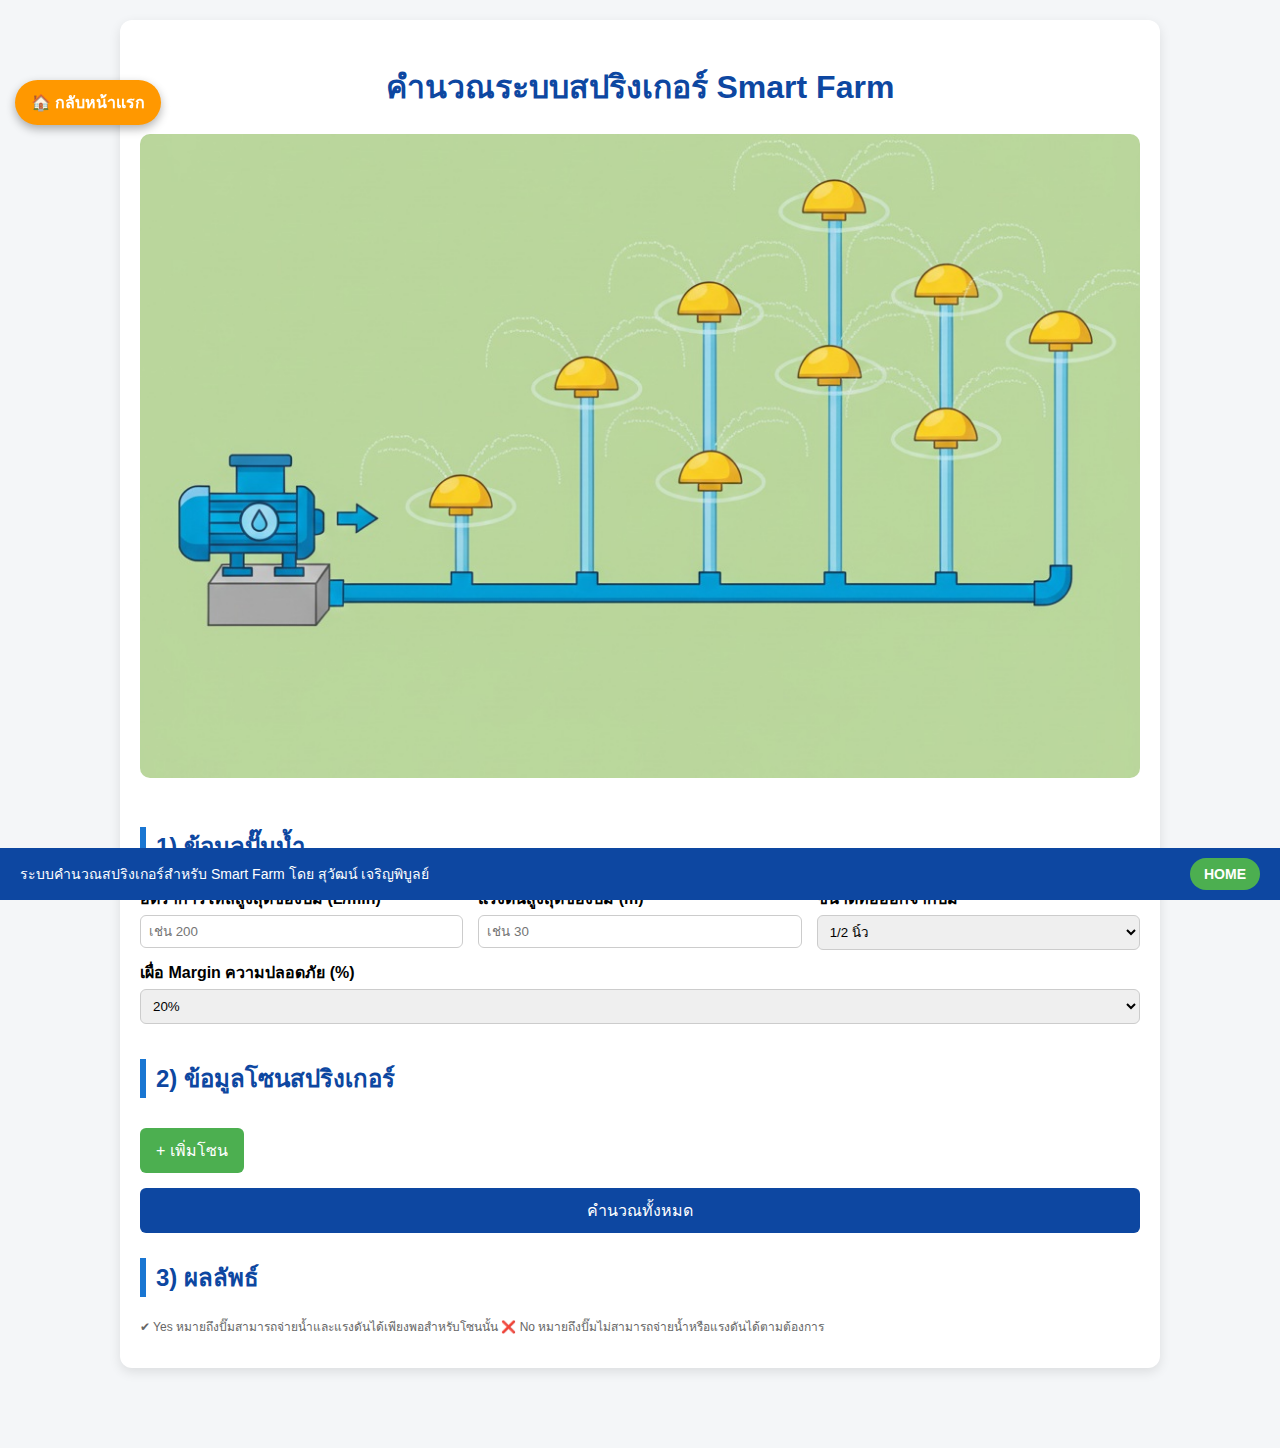
<file: sprinkler-design2.html>
<!DOCTYPE html>
<html lang="th">
<head>
<meta charset="UTF-8">
<meta name="viewport" content="width=device-width, initial-scale=1.0">
<title>คำนวณระบบสปริงเกอร์ Smart Farm</title>

<style>
    body{
        font-family: "Sarabun","Segoe UI",Tahoma,sans-serif;
        background:#f4f6f8;
        margin:0;
        padding:0;
    }

    /* Floating Button */
    .floating-btn{
        position:fixed;
        top:80px;
        left:15px;
        background:#ff9800;
        color:white;
        padding:10px 16px;
        border-radius:30px;
        text-decoration:none;
        font-weight:bold;
        box-shadow:0 4px 10px rgba(0,0,0,0.3);
        z-index:999;
    }
    .floating-btn:hover{
        background:#f57c00;
    }

    .container{
        max-width:1000px;
        margin:auto;
        background:#fff;
        padding:20px;
        border-radius:12px;
        box-shadow:0 4px 12px rgba(0,0,0,0.1);
        margin-top:20px;
        margin-bottom:80px;
    }

    /* Header Image */
    .header-img{
        width:100%;
        border-radius:10px;
        margin-bottom:20px;
    }

    h1{
        text-align:center;
        color:#0d47a1;
    }
    h2{
        color:#0d47a1;
        border-left:6px solid #1976d2;
        padding-left:10px;
        margin-top:25px;
    }

    label{
        font-weight:bold;
    }
    input,select{
        width:100%;
        padding:8px;
        margin-top:4px;
        margin-bottom:10px;
        border-radius:6px;
        border:1px solid #ccc;
        box-sizing:border-box;
    }

    .row{
        display:flex;
        gap:15px;
    }
    .col{
        flex:1;
    }

    button{
        padding:10px 16px;
        border:none;
        border-radius:6px;
        cursor:pointer;
        font-size:16px;
    }
    #addZoneBtn{
        background:#4caf50;
        color:white;
        margin-top:10px;
    }
    #calcBtn{
        background:#0d47a1;
        color:white;
        width:100%;
        margin-top:15px;
    }

    /* Zone Card */
    .zone-card{
        border:1px solid #ddd;
        padding:10px;
        border-radius:8px;
        margin-top:10px;
        background:#fafafa;
    }

    /* Table */
    table{
        width:100%;
        border-collapse:collapse;
        margin-top:15px;
        font-size:14px;
    }
    th,td{
        border:1px solid #ccc;
        padding:6px 8px;
        text-align:center;
    }
    th{
        background:#e3f2fd;
    }
    tr:nth-child(even){
        background:#f9f9f9;
    }
    tr:hover{
        background:#e1f5fe;
    }

    .small{
        font-size:12px;
        color:#666;
    }

    /* Footer */
    footer {
    position: fixed;
    bottom: 0;
    left: 0;
    width: 100%;
    background: #0d47a1;
    color: white;
    padding: 10px 20px;
    display: flex;
    justify-content: space-between;
    align-items: center;
    flex-wrap: wrap;
    gap: 10px;
    font-size: 14px;
    box-sizing: border-box;
}

footer span {
    flex: 1;
    min-width: 200px;
}

footer a {
    background: #4caf50;
    padding: 8px 14px;
    border-radius: 20px;
    color: white;
    text-decoration: none;
    font-weight: bold;
    white-space: nowrap;
}

footer a:hover {
    background: #43a047;
}

@media (max-width: 600px) {
    footer {
        flex-direction: column;
        text-align: center;
    }
    footer span, footer a {
        width: 100%;
        max-width: 100%;
    }
}
</style>
</head>

<body>

<!-- Floating Button -->
<a href="index.html" class="floating-btn">🏠 กลับหน้าแรก</a>

<div class="container">

    <h1>คำนวณระบบสปริงเกอร์ Smart Farm</h1>

    <!-- Header Image -->
    <img src="rrigation-1866531_1280.jpg"
         alt="ระบบสปริงเกอร์ในฟาร์ม" class="header-img">    

    <!-- Pump Info -->
    <h2>1) ข้อมูลปั๊มน้ำ</h2>
    <div class="row">
        <div class="col">
            <label>อัตราการไหลสูงสุดของปั๊ม (L/min)</label>
            <input type="number" id="pumpFlowMax" placeholder="เช่น 200">
        </div>
        <div class="col">
            <label>แรงดันสูงสุดของปั๊ม (m)</label>
            <input type="number" id="pumpHeadMax" placeholder="เช่น 30">
        </div>
        <div class="col">
            <label>ขนาดท่อออกจากปั๊ม</label>
            <select id="pumpPipeSize">
                <option value="0.5">1/2 นิ้ว</option>
                <option value="0.75">3/4 นิ้ว</option>
                <option value="1">1 นิ้ว</option>
                <option value="1.25">1 1/4 นิ้ว</option>
                <option value="1.5">1 1/2 นิ้ว</option>
                <option value="2">2 นิ้ว</option>
                <option value="2.5">2 1/2 นิ้ว</option>
                <option value="3">3 นิ้ว</option>
            </select>
        </div>
    </div>

    <label>เผื่อ Margin ความปลอดภัย (%)</label>
    <select id="safetyMargin">
        <option value="0.10">10%</option>
        <option value="0.15">15%</option>
        <option value="0.20" selected>20%</option>
        <option value="0.25">25%</option>
        <option value="0.30">30%</option>
        <option value="0.40">40%</option>
    </select>

    <!-- Zones -->
    <h2>2) ข้อมูลโซนสปริงเกอร์</h2>
    <div id="zonesContainer"></div>
    <button id="addZoneBtn" onclick="addZone()">+ เพิ่มโซน</button>

    <button id="calcBtn" onclick="calculate()">คำนวณทั้งหมด</button>

    <!-- Results -->
    <h2>3) ผลลัพธ์</h2>
    <div id="summary"></div>
    <div id="zoneTableContainer"></div>

    <p class="small">
        ✔ Yes หมายถึงปั๊มสามารถจ่ายน้ำและแรงดันได้เพียงพอสำหรับโซนนั้น  
        ❌ No หมายถึงปั๊มไม่สามารถจ่ายน้ำหรือแรงดันได้ตามต้องการ
    </p>

</div>

<!-- Footer -->
<footer>
    <span>ระบบคำนวณสปริงเกอร์สำหรับ Smart Farm โดย สุวัฒน์ เจริญพิบูลย์</span>
    <a href="index.html">HOME</a>
</footer>

<script>
/* ========== JavaScript คำนวณระบบสปริงเกอร์ ========== */

const pipeDiameter = {
    0.5: 15, 0.75: 20, 1: 25, 1.25: 32,
    1.5: 40, 2: 50, 2.5: 63, 3: 75
};

const C_HW = 140;
let zoneIndex = 0;

function addZone(){
    zoneIndex++;
    const container = document.getElementById('zonesContainer');
    const div = document.createElement('div');
    div.className = 'zone-card';

    div.innerHTML = `
        <h3>โซนที่ ${zoneIndex}</h3>

        <div class="row">
            <div class="col">
                <label>จำนวนหัวสปริงเกอร์</label>
                <input type="number" id="heads_${zoneIndex}" placeholder="เช่น 5">
            </div>
            <div class="col">
                <label>อัตราการไหลต่อหัว (L/h)</label>
                <input type="number" id="flowPerHead_${zoneIndex}" placeholder="เช่น 350">
            </div>
            <div class="col">
                <label>แรงดันที่หัวต้องการ (bar)</label>
                <input type="number" id="pressureRequired_${zoneIndex}" placeholder="เช่น 1.5">
            </div>
        </div>

        <div class="row">
            <div class="col">
                <label>ขนาดท่อของโซน</label>
                <select id="zonePipeSize_${zoneIndex}">
                    <option value="0.5">1/2 นิ้ว</option>
                    <option value="0.75">3/4 นิ้ว</option>
                    <option value="1">1 นิ้ว</option>
                    <option value="1.25">1 1/4 นิ้ว</option>
                    <option value="1.5">1 1/2 นิ้ว</option>
                </select>
            </div>

            <div class="col">
                <label>จำนวนข้องอ/วาล์ว</label>
                <input type="number" id="fittings_${zoneIndex}" placeholder="เช่น 2">
            </div>

            <div class="col">
                <label>ความยาวท่อ (m)</label>
                <input type="number" id="pipeLength_${zoneIndex}" placeholder="เช่น 30">
            </div>
        </div>

        <div class="row">
            <div class="col">
                <label>ความสูงต่างระดับ (m)</label>
                <input type="number" id="heightDiff_${zoneIndex}" placeholder="เช่น 1.5">
            </div>
        </div>
    `;

    container.appendChild(div);
}

function hazenWilliams(Q, d, L){
    return 10.67 * L * Math.pow(Q,1.852) /
           (Math.pow(C_HW,1.852) * Math.pow(d,4.87));
}

function minorLoss(v, fittings){
    const g = 9.81;
    return fittings * 0.5 * v*v / (2*g);
}

function calculate(){
    const pumpFlowMax = parseFloat(document.getElementById('pumpFlowMax').value);
    const pumpHeadMax = parseFloat(document.getElementById('pumpHeadMax').value);
    const safetyMargin = parseFloat(document.getElementById('safetyMargin').value);

    let zones = [];
    let totalFlow = 0;

    for(let i=1;i<=zoneIndex;i++){
        const heads = parseFloat(document.getElementById(`heads_${i}`).value);
        const flowPerHead = parseFloat(document.getElementById(`flowPerHead_${i}`).value);
        const pressureRequired = parseFloat(document.getElementById(`pressureRequired_${i}`).value);
        const pipeSize = parseFloat(document.getElementById(`zonePipeSize_${i}`).value);
        const fittings = parseFloat(document.getElementById(`fittings_${i}`).value);
        const pipeLength = parseFloat(document.getElementById(`pipeLength_${i}`).value);
        const heightDiff = parseFloat(document.getElementById(`heightDiff_${i}`).value) || 0;

        const Q_Lmin = (heads * flowPerHead) / 60;
        totalFlow += Q_Lmin;

        const Q_m3s = Q_Lmin / 1000 / 60;
        const D_m = pipeDiameter[pipeSize] / 1000;
        const area = Math.PI * Math.pow(D_m/2,2);
        const v = Q_m3s / area;

        const hf_pipe = hazenWilliams(Q_m3s, D_m, pipeLength);
        const hf_minor = minorLoss(v, fittings);
        const hf_total = (hf_pipe + hf_minor + heightDiff) * (1 + safetyMargin);
        
        const headAtSprinkler = pumpHeadMax - hf_total;
        const pressureBar = headAtSprinkler / 10;

        const pumpOk = (pumpFlowMax >= Q_Lmin) && (pressureBar >= pressureRequired);

        zones.push({
            zone:i,
            Q_Lmin,
            hf_pipe,
            hf_total,
            pressureBar,
            pumpOk
        });
    }

    document.getElementById("summary").innerHTML = `
        <p><b>อัตราการไหลรวมเมื่อเปิดทุกโซน:</b> ${totalFlow.toFixed(2)} L/min</p>
        <p><b>แรงดันสูงสุดของปั๊ม:</b> ${pumpHeadMax} m</p>
    `;

    let html = `
        <table>
            <tr>
                <th>โซน</th>
                <th>อัตราการไหล (L/min)</th>
                <th>Head loss (m)</th>
                <th>Head loss รวม + Margin (m)</th>
                <th>แรงดันที่หัว (bar)</th>
                <th>ปั๊มเพียงพอหรือไม่</th>
            </tr>
    `;

    zones.forEach(z=>{
        html += `
            <tr>
                <td>${z.zone}</td>
                <td>${z.Q_Lmin.toFixed(2)}</td>
                <td>${z.hf_pipe.toFixed(2)}</td>
                <td>${z.hf_total.toFixed(2)}</td>
                <td>${z.pressureBar.toFixed(2)}</td>
                <td>${z.pumpOk ? "✔ Yes" : "❌ No"}</td>
            </tr>
        `;
    });

    html += `</table>`;
    document.getElementById("zoneTableContainer").innerHTML = html;
}
</script>

</body>
</html>
</file>
